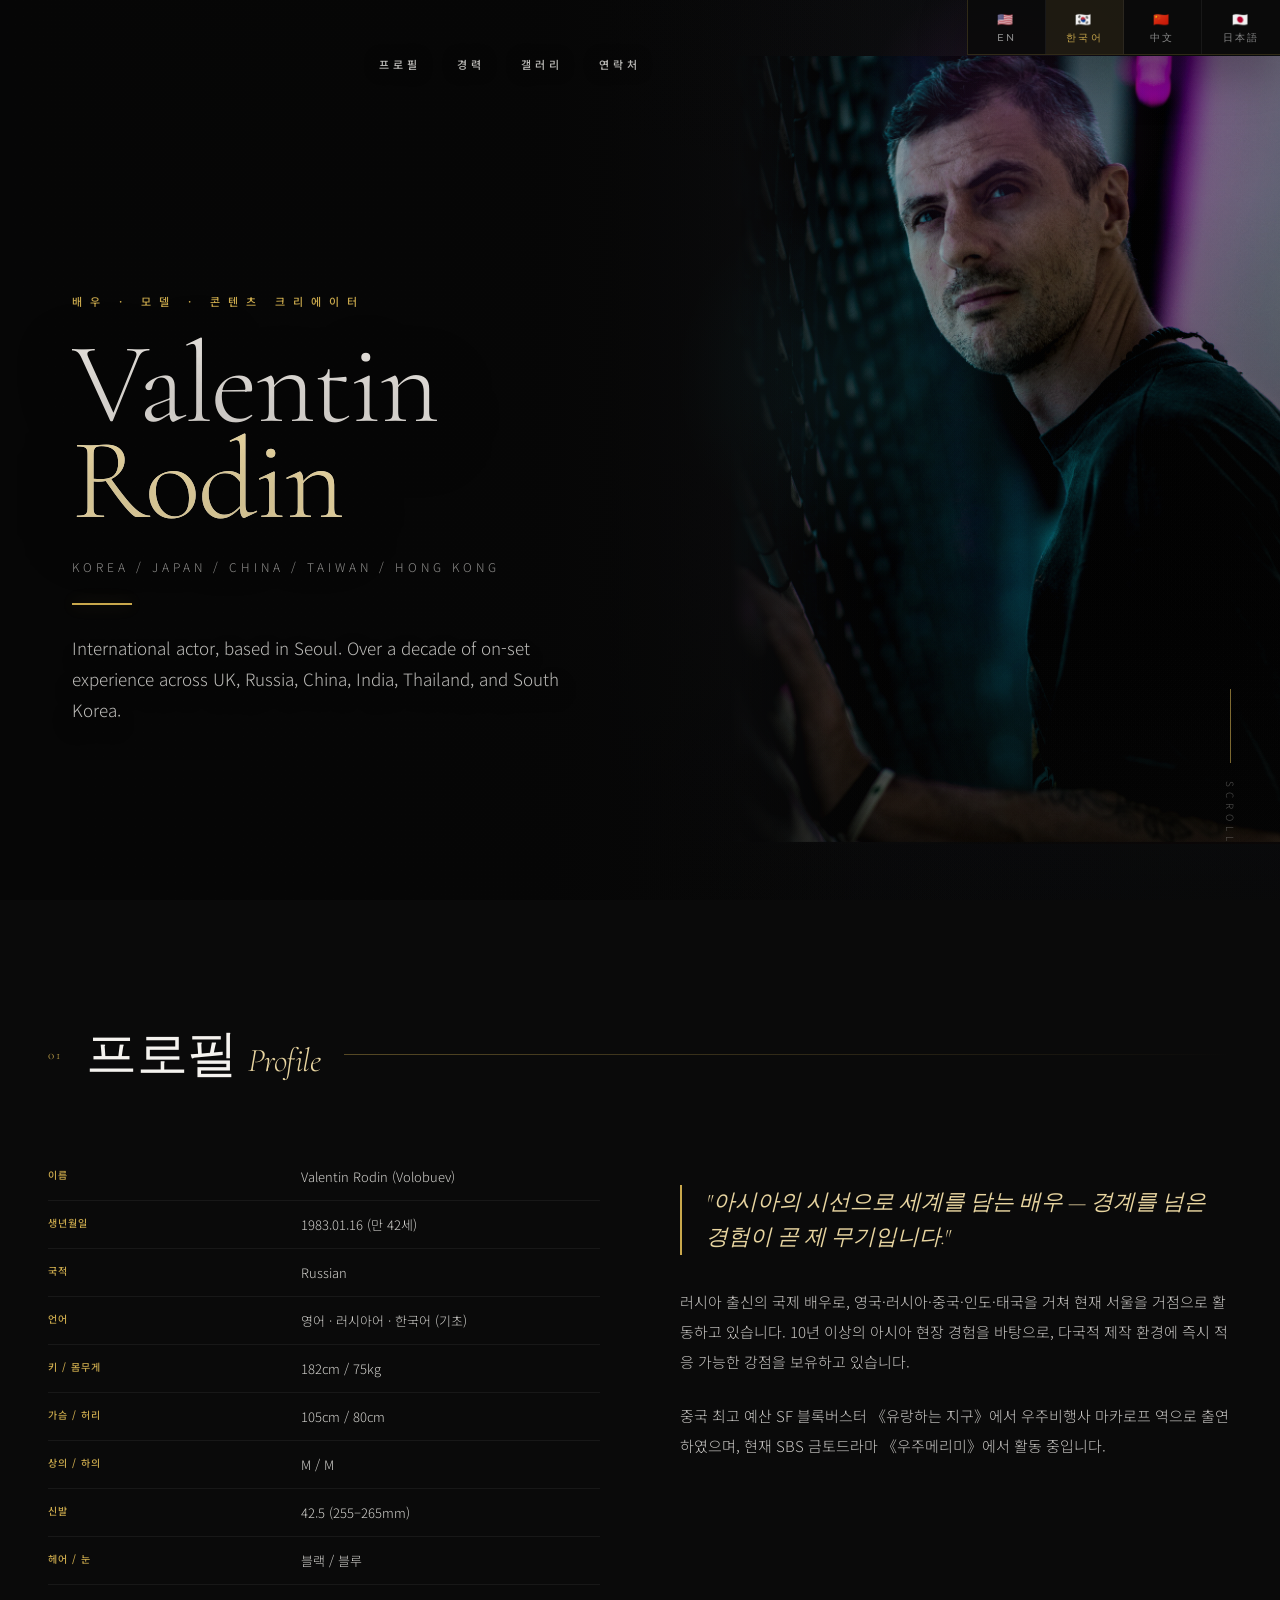
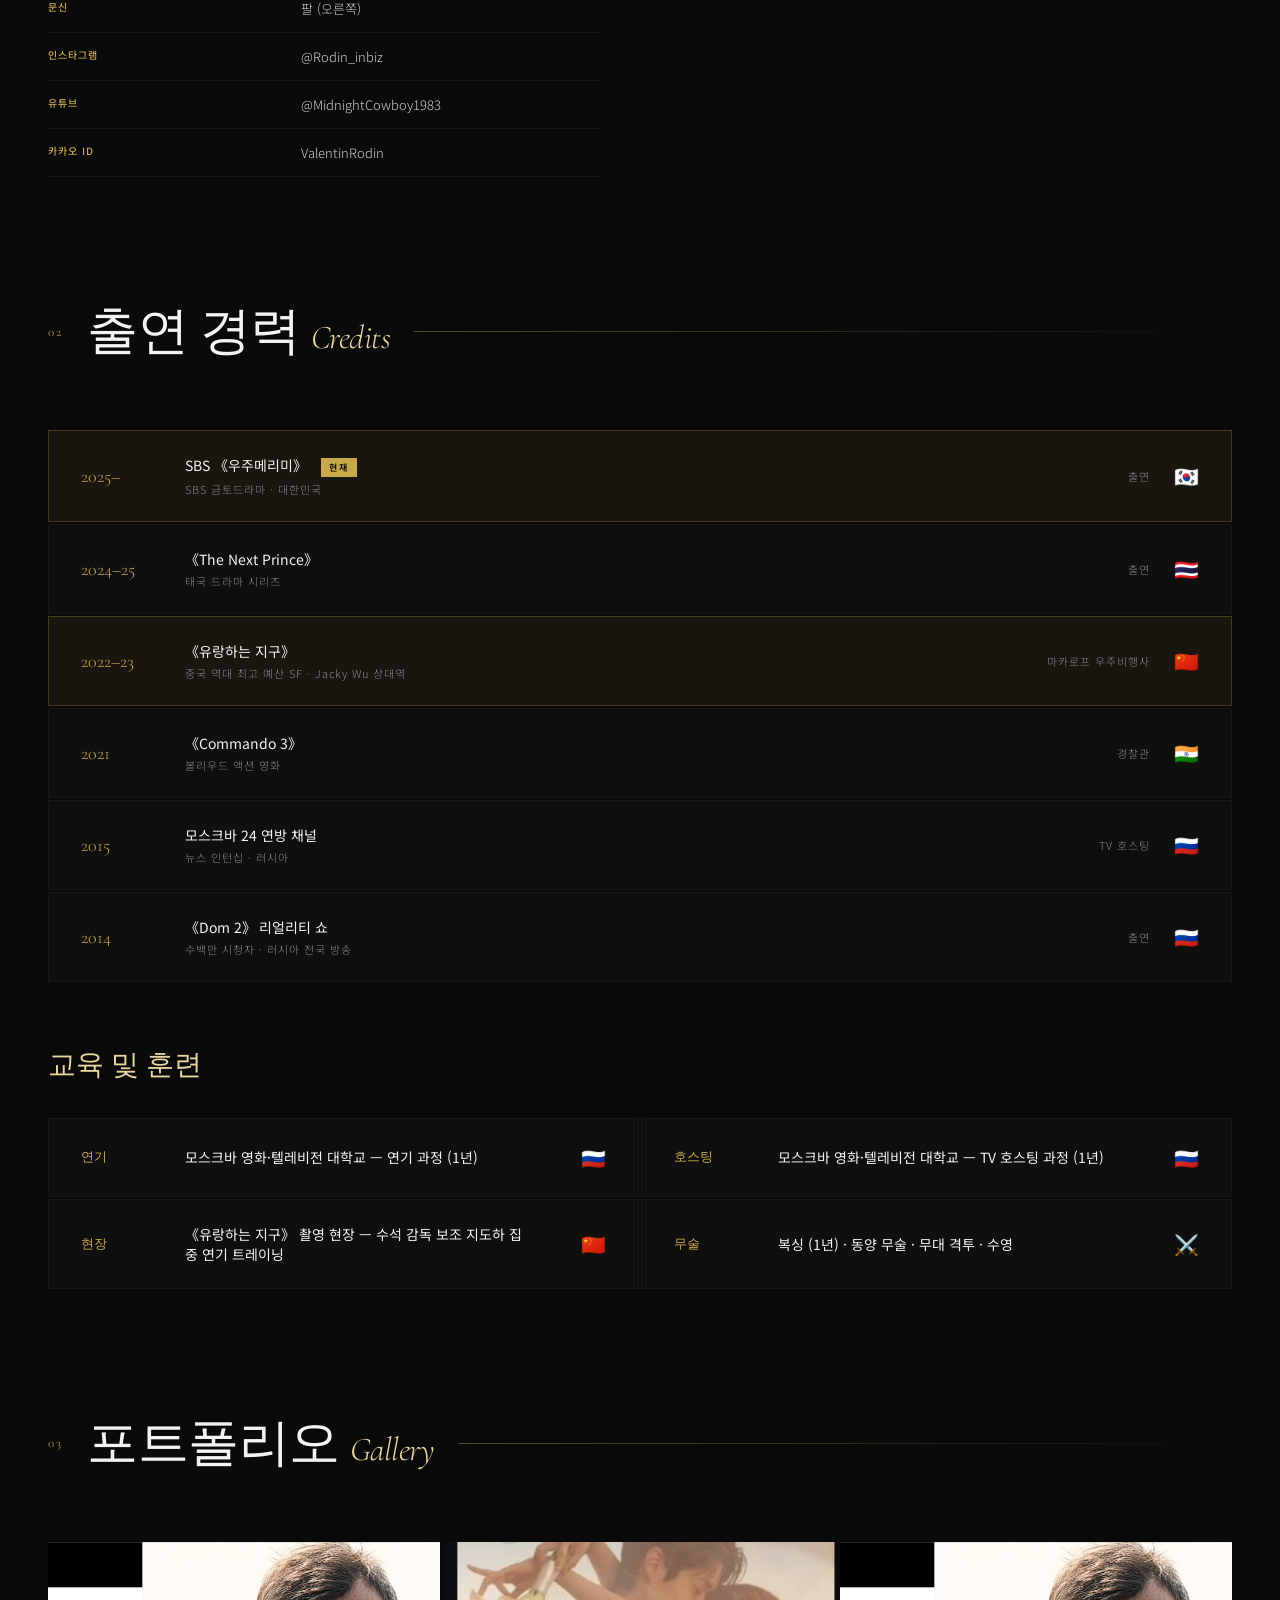
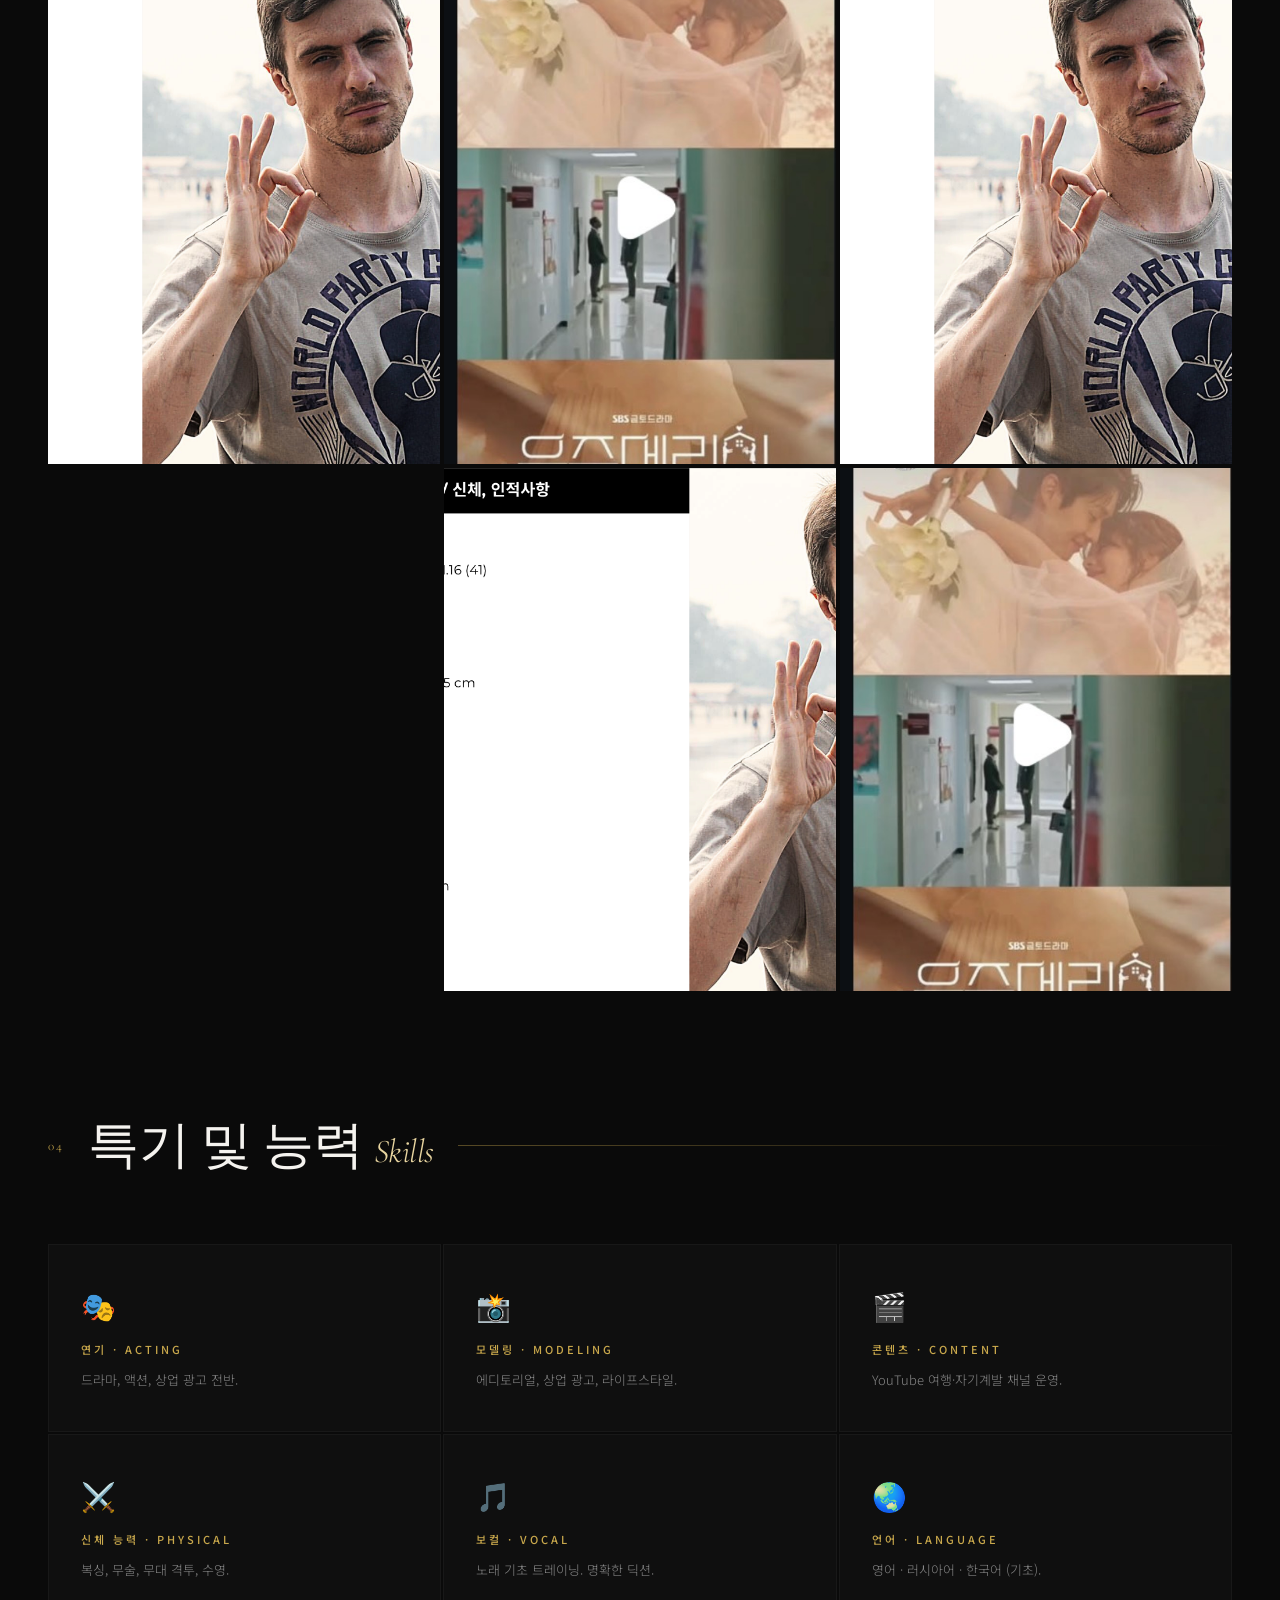
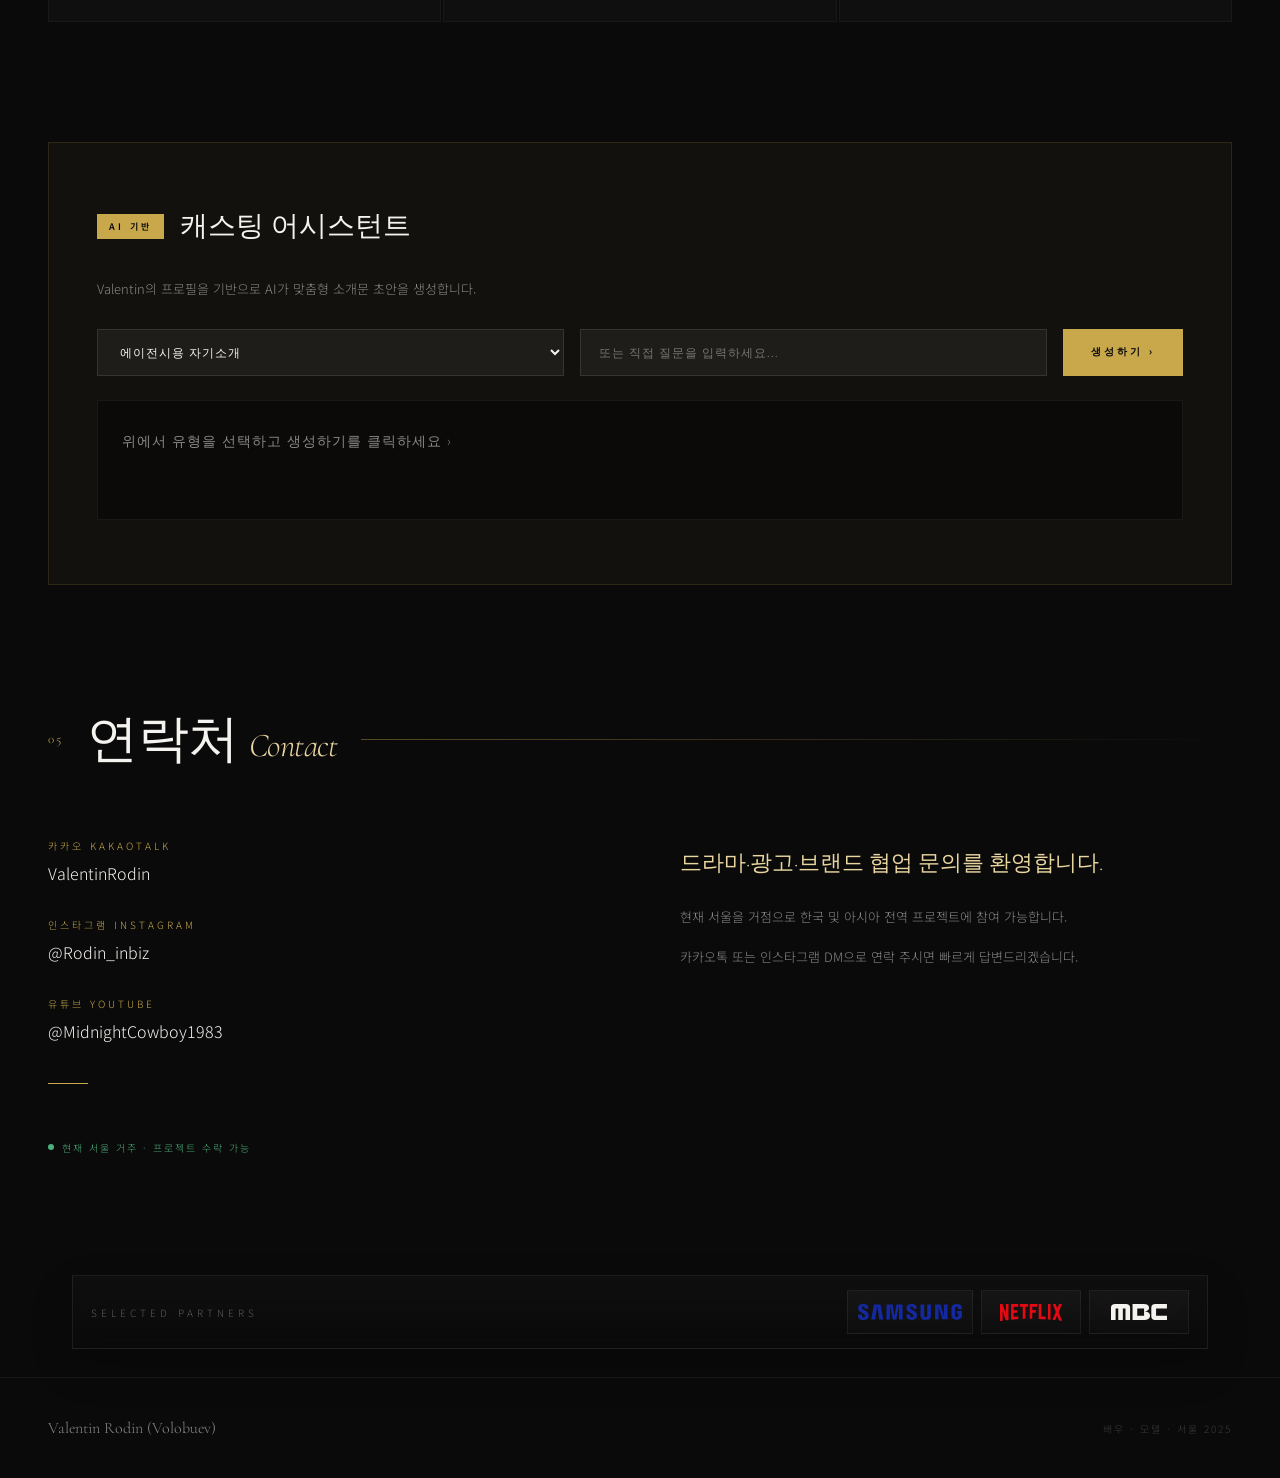
<file: index.html>
<!DOCTYPE html>
<html lang="ko">
<head>
  <meta charset="UTF-8">
  <meta name="viewport" content="width=device-width, initial-scale=1.0">
  <title>VALENTIN RODIN — Actor · Model · Content Creator</title>
  <link rel="preconnect" href="https://fonts.googleapis.com">
  <link rel="preconnect" href="https://fonts.gstatic.com" crossorigin>
  <link href="https://fonts.googleapis.com/css2?family=Cormorant+Garamond:ital,wght@0,300;0,400;0,600;1,300;1,400&family=Montserrat:wght@200;300;400;500;600&family=Noto+Sans+JP:wght@300;400&family=Noto+Sans+SC:wght@300;400&family=Noto+Sans+KR:wght@300;400&display=swap" rel="stylesheet">
  <style>
    :root {
      --black: #0a0a0a;
      --white: #f5f3ef;
      --cream: #ede9e0;
      --gold: #c9a84c;
      --gold-light: #e8d5a0;
      --grey: #888;
      --grey-light: #ccc;
      --section-gap: 120px;
      --page-pad-desktop: 72px;
      --page-pad-mobile: 24px;
    }

    * {
      margin: 0;
      padding: 0;
      box-sizing: border-box;
    }

    html {
      scroll-behavior: smooth;
    }

    body {
      background: var(--black);
      color: var(--white);
      font-family: "Montserrat", sans-serif;
      font-weight: 300;
      overflow-x: hidden;
    }

    body[data-lang="ja"] {
      font-family: "Noto Sans JP", "Montserrat", sans-serif;
    }

    body[data-lang="zh"] {
      font-family: "Noto Sans SC", "Montserrat", sans-serif;
    }

    body[data-lang="ko"] {
      font-family: "Noto Sans KR", "Montserrat", sans-serif;
    }

    .lang-switcher {
      position: fixed;
      top: 0;
      right: 0;
      z-index: 220;
      display: flex;
      align-items: stretch;
      background: rgba(10, 10, 10, 0.9);
      border-bottom: 1px solid rgba(201, 168, 76, 0.2);
      border-left: 1px solid rgba(201, 168, 76, 0.2);
      box-shadow: 0 18px 50px rgba(0, 0, 0, 0.3);
    }

    .lang-btn {
      padding: 12px 16px 11px;
      font-size: 10px;
      font-weight: 500;
      letter-spacing: 2.2px;
      color: var(--grey);
      background: transparent;
      border: none;
      cursor: pointer;
      transition: all 0.2s;
      border-right: 1px solid rgba(255, 255, 255, 0.06);
      font-family: "Montserrat", sans-serif;
      min-width: 78px;
      text-align: center;
      line-height: 1.15;
    }

    .lang-btn:last-child {
      border-right: none;
    }

    .lang-btn .flag {
      display: block;
      font-size: 13px;
      margin-bottom: 5px;
      opacity: 0.95;
    }

    .lang-btn .label {
      display: block;
    }

    .lang-btn:hover {
      color: var(--gold-light);
      background: rgba(201, 168, 76, 0.06);
    }

    .lang-btn.active {
      color: var(--gold);
      background: rgba(201, 168, 76, 0.1);
    }

    nav {
      position: fixed;
      top: 0;
      left: 0;
      right: 0;
      z-index: 100;
      display: flex;
      justify-content: center;
      align-items: flex-start;
      padding: 40px 332px 0 var(--page-pad-desktop);
      background: none;
      backdrop-filter: none;
      pointer-events: none;
    }

    .nav-links {
      display: flex;
      gap: 36px;
      list-style: none;
      margin-top: 10px;
      pointer-events: auto;
    }

    .nav-links a {
      font-size: 11px;
      font-weight: 500;
      letter-spacing: 4px;
      text-transform: uppercase;
      color: rgba(245, 243, 239, 0.76);
      text-decoration: none;
      transition: color 0.3s;
      text-shadow: 0 0 16px rgba(0, 0, 0, 0.6);
    }

    .nav-links a:hover {
      color: var(--gold);
    }

    .hero {
      height: 100vh;
      min-height: 860px;
      position: relative;
      display: block;
      overflow: hidden;
      background: #060606;
    }

    .hero::after {
      content: "";
      position: absolute;
      inset: 0;
      z-index: 1;
      pointer-events: none;
      background:
        linear-gradient(90deg, rgba(6, 6, 6, 0) 48%, rgba(6, 6, 6, 0.04) 58%, rgba(6, 6, 6, 0.14) 72%, rgba(6, 6, 6, 0.32) 100%),
        linear-gradient(180deg, rgba(6, 6, 6, 0.18) 0%, rgba(6, 6, 6, 0.02) 22%, rgba(6, 6, 6, 0.02) 76%, rgba(6, 6, 6, 0.22) 100%),
        radial-gradient(circle at 100% 50%, rgba(6, 6, 6, 0.18), transparent 34%);
    }

    .hero-bg {
      position: absolute;
      inset: 0;
      background:
        radial-gradient(circle at 0% 0%, rgba(201, 168, 76, 0.14), transparent 28%),
        linear-gradient(90deg, #070707 0%, #080808 43%, #0f1013 68%, #101216 100%);
    }

    .hero-img {
      position: absolute;
      right: 0;
      top: 56px;
      height: calc(100% - 112px);
      width: min(43vw, 700px);
      object-fit: cover;
      object-position: 50% center;
      filter: brightness(0.92) contrast(1.06) saturate(0.95);
      -webkit-mask-image: linear-gradient(to right, transparent 0%, rgba(0, 0, 0, 0.4) 10%, rgba(0, 0, 0, 0.82) 18%, #000 30%, #000 100%);
      mask-image: linear-gradient(to right, transparent 0%, rgba(0, 0, 0, 0.4) 10%, rgba(0, 0, 0, 0.82) 18%, #000 30%, #000 100%);
      box-shadow: -72px 0 110px rgba(0, 0, 0, 0.46);
    }

    .hero-overlay {
      position: absolute;
      inset: 0;
      background:
        linear-gradient(90deg, rgba(6, 6, 6, 1) 0%, rgba(6, 6, 6, 0.98) 31%, rgba(6, 6, 6, 0.92) 42%, rgba(6, 6, 6, 0.42) 57%, rgba(6, 6, 6, 0.08) 74%, rgba(6, 6, 6, 0.01) 100%),
        linear-gradient(to top, rgba(6, 6, 6, 0.52) 0%, rgba(6, 6, 6, 0.1) 34%, transparent 60%),
        radial-gradient(circle at 79% 14%, rgba(224, 90, 255, 0.18), transparent 12%),
        radial-gradient(circle at 67% 42%, rgba(44, 199, 214, 0.12), transparent 18%);
    }

    .hero-content {
      position: absolute;
      left: var(--page-pad-desktop);
      bottom: 156px;
      z-index: 2;
      padding: 0;
      max-width: 640px;
    }

    .hero-tag {
      font-size: 11px;
      font-weight: 500;
      letter-spacing: 8px;
      text-transform: uppercase;
      color: var(--gold);
      margin-bottom: 28px;
      text-shadow: 0 0 28px rgba(201, 168, 76, 0.08);
      animation: fadeUp 1s 0.2s both;
    }

    .hero-name {
      font-family: "Cormorant Garamond", serif;
      font-size: clamp(88px, 9vw, 132px);
      font-weight: 300;
      line-height: 0.84;
      letter-spacing: -2px;
      color: rgba(245, 243, 239, 0.94);
      background-image: linear-gradient(
        112deg,
        rgba(238, 234, 229, 0.96) 0%,
        rgba(238, 234, 229, 0.96) 36%,
        rgba(248, 250, 253, 0.98) 43%,
        rgba(255, 255, 255, 1) 48%,
        rgba(255, 255, 255, 1) 50%,
        rgba(214, 224, 238, 0.99) 53%,
        rgba(255, 255, 255, 1) 58%,
        rgba(248, 250, 253, 0.98) 64%,
        rgba(238, 234, 229, 0.96) 72%,
        rgba(238, 234, 229, 0.96) 100%
      );
      background-size: 340% 100%;
      background-position: 118% center;
      -webkit-background-clip: text;
      background-clip: text;
      -webkit-text-fill-color: transparent;
      animation: fadeUp 1s 0.4s both, heroShine 12.5s cubic-bezier(0.45, 0.02, 0.2, 1) 1.4s infinite;
      text-shadow: 0 14px 60px rgba(0, 0, 0, 0.65);
    }

    .hero-name em {
      font-style: normal;
      color: var(--gold-light);
      background-image: linear-gradient(
        112deg,
        rgba(232, 213, 160, 0.98) 0%,
        rgba(232, 213, 160, 0.98) 36%,
        rgba(255, 249, 236, 0.99) 43%,
        rgba(255, 255, 255, 1) 48%,
        rgba(255, 255, 255, 1) 50%,
        rgba(247, 238, 208, 0.99) 54%,
        rgba(255, 249, 236, 0.99) 59%,
        rgba(232, 213, 160, 0.98) 70%,
        rgba(232, 213, 160, 0.98) 100%
      );
      background-size: 340% 100%;
      background-position: 118% center;
      -webkit-background-clip: text;
      background-clip: text;
      -webkit-text-fill-color: transparent;
      animation: heroShine 12.5s cubic-bezier(0.45, 0.02, 0.2, 1) 1.6s infinite;
    }

    .hero-subtitle {
      font-size: 12px;
      letter-spacing: 4px;
      text-transform: uppercase;
      color: rgba(245, 243, 239, 0.58);
      margin-top: 28px;
      margin-bottom: 28px;
      animation: fadeUp 1s 0.6s both;
    }

    .hero-line {
      width: 72px;
      height: 2px;
      background: var(--gold);
      margin-bottom: 28px;
      box-shadow: 0 0 16px rgba(201, 168, 76, 0.24);
      animation: expandWidth 1s 0.8s both;
    }

    .hero-bio-short {
      font-size: 17px;
      line-height: 1.82;
      color: rgba(245, 243, 239, 0.76);
      max-width: 520px;
      margin-bottom: 18px;
      text-shadow: 0 10px 34px rgba(0, 0, 0, 0.42);
      animation: fadeUp 1s 1s both;
    }

    .partner-strip {
      position: relative;
      z-index: 2;
      margin-top: 12px;
      width: calc(100vw - var(--page-pad-desktop) - 28px);
      max-width: none;
      padding: 14px 18px;
      border: 1px solid rgba(245, 243, 239, 0.08);
      background:
        linear-gradient(180deg, rgba(18, 18, 18, 0.64) 0%, rgba(10, 10, 10, 0.48) 100%);
      backdrop-filter: blur(18px) saturate(120%);
      box-shadow: 0 18px 42px rgba(0, 0, 0, 0.2);
    }

    .partner-strip--footer {
      margin: 0 var(--page-pad-desktop) 28px;
      width: auto;
      max-width: none;
    }

    .partner-strip-inner {
      display: flex;
      align-items: center;
      justify-content: space-between;
      gap: 18px;
      width: 100%;
    }

    .partner-strip-label {
      font-size: 10px;
      letter-spacing: 4px;
      text-transform: uppercase;
      color: rgba(245, 243, 239, 0.34);
      white-space: nowrap;
      flex: 0 0 170px;
    }

    .partner-logo-list {
      display: flex;
      align-items: center;
      justify-content: flex-end;
      flex-wrap: nowrap;
      gap: 8px;
      flex: 1;
      margin-left: auto;
    }

    .partner-logo-card {
      display: flex;
      align-items: center;
      justify-content: center;
      min-height: 44px;
      min-width: 100px;
      padding: 10px 10px;
      border: 1px solid rgba(245, 243, 239, 0.06);
      background: linear-gradient(180deg, rgba(255, 255, 255, 0.035) 0%, rgba(255, 255, 255, 0.015) 100%);
      backdrop-filter: blur(12px);
      transition: border-color 0.3s ease, transform 0.3s ease, background 0.3s ease;
    }

    .partner-logo-card:hover {
      border-color: rgba(201, 168, 76, 0.18);
      background: linear-gradient(180deg, rgba(255, 255, 255, 0.045) 0%, rgba(255, 255, 255, 0.02) 100%);
      transform: translateY(-1px);
    }

    .partner-logo {
      display: block;
      width: auto;
      height: 18px;
      max-width: 100%;
    }

    .partner-logo--samsung {
      height: 16px;
    }

    .partner-logo--netflix {
      height: 17px;
    }

    .partner-logo--mbc {
      height: 16px;
    }

    .hero-scroll {
      position: absolute;
      bottom: 54px;
      right: 42px;
      font-size: 10px;
      letter-spacing: 5px;
      text-transform: uppercase;
      color: rgba(245, 243, 239, 0.54);
      writing-mode: vertical-rl;
      display: flex;
      align-items: center;
      gap: 18px;
      animation: fadeIn 1s 1.5s both;
    }

    .hero-scroll::before {
      content: "";
      display: block;
      width: 1px;
      height: 74px;
      background: var(--gold);
      animation: scrollBar 2s 2s infinite;
    }

    .section {
      padding: var(--section-gap) 48px;
    }

    .section-header {
      display: flex;
      align-items: center;
      gap: 24px;
      margin-bottom: 64px;
    }

    .section-number {
      font-family: "Cormorant Garamond", serif;
      font-size: 13px;
      color: var(--gold);
      letter-spacing: 2px;
    }

    .section-title {
      font-family: "Cormorant Garamond", serif;
      font-size: clamp(32px, 4vw, 52px);
      font-weight: 300;
      letter-spacing: -0.5px;
    }

    .section-title em {
      font-style: italic;
      color: var(--gold-light);
      font-size: 0.65em;
      margin-left: 10px;
    }

    .section-line {
      flex: 1;
      height: 1px;
      background: linear-gradient(to right, rgba(201, 168, 76, 0.4), transparent);
    }

    .profile-grid,
    .contact-grid {
      display: grid;
      grid-template-columns: 1fr 1fr;
      gap: 80px;
      align-items: start;
    }

    .profile-data table {
      width: 100%;
      border-collapse: collapse;
    }

    .profile-data tr {
      border-bottom: 1px solid rgba(255, 255, 255, 0.06);
    }

    .profile-data td {
      padding: 14px 0;
      font-size: 13px;
      vertical-align: top;
    }

    .profile-data td:first-child {
      color: var(--gold);
      font-weight: 500;
      letter-spacing: 1px;
      min-width: 140px;
      font-size: 10px;
      text-transform: uppercase;
    }

    .profile-data td:last-child {
      color: rgba(245, 243, 239, 0.85);
    }

    .profile-bio p {
      font-size: 15px;
      line-height: 2;
      color: rgba(245, 243, 239, 0.8);
      margin-bottom: 24px;
    }

    .profile-bio .quote {
      font-family: "Cormorant Garamond", serif;
      font-size: 22px;
      font-style: italic;
      color: var(--gold-light);
      line-height: 1.6;
      border-left: 2px solid var(--gold);
      padding-left: 24px;
      margin: 32px 0;
    }

    .credits-list {
      display: flex;
      flex-direction: column;
      gap: 2px;
    }

    .credit-item {
      display: grid;
      grid-template-columns: 80px 1fr auto auto;
      gap: 24px;
      align-items: center;
      padding: 24px 32px;
      background: rgba(255, 255, 255, 0.02);
      border: 1px solid rgba(255, 255, 255, 0.04);
      transition: all 0.3s;
      cursor: default;
    }

    .credit-item:hover {
      background: rgba(201, 168, 76, 0.05);
      border-color: rgba(201, 168, 76, 0.2);
      transform: translateX(4px);
    }

    .credit-year {
      font-family: "Cormorant Garamond", serif;
      font-size: 18px;
      color: var(--gold);
      font-weight: 300;
    }

    .credit-title {
      font-size: 14px;
      font-weight: 400;
    }

    .credit-title small {
      display: block;
      font-size: 11px;
      color: var(--grey);
      font-weight: 300;
      margin-top: 4px;
      letter-spacing: 1px;
    }

    .credit-role {
      font-size: 11px;
      color: var(--grey);
      text-align: right;
      letter-spacing: 1px;
      text-transform: uppercase;
    }

    .credit-flag {
      font-size: 20px;
    }

    .credit-featured {
      background: rgba(201, 168, 76, 0.08);
      border-color: rgba(201, 168, 76, 0.25);
    }

    .credit-badge {
      display: inline-block;
      font-size: 9px;
      letter-spacing: 2px;
      text-transform: uppercase;
      background: var(--gold);
      color: var(--black);
      padding: 3px 8px;
      font-weight: 600;
      margin-left: 10px;
      vertical-align: middle;
    }

    .gallery-grid {
      display: grid;
      grid-template-columns: repeat(3, 1fr);
      gap: 4px;
    }

    .gallery-item {
      overflow: hidden;
      position: relative;
      aspect-ratio: 3 / 4;
      background: #111;
    }

    .gallery-item.tall {
      grid-row: span 2;
    }

    .gallery-item img {
      width: 100%;
      height: 100%;
      object-fit: cover;
      object-position: center top;
      transition: transform 0.6s ease, filter 0.4s;
      filter: grayscale(15%);
    }

    .gallery-item.hero-crop img {
      object-position: 78% 15%;
    }

    .gallery-item.still img {
      object-position: center center;
    }

    .gallery-item:hover img {
      transform: scale(1.05);
      filter: grayscale(0%);
    }

    .gallery-caption {
      position: absolute;
      bottom: 0;
      left: 0;
      right: 0;
      padding: 20px 16px 16px;
      background: linear-gradient(to top, rgba(0, 0, 0, 0.8), transparent);
      font-size: 9px;
      letter-spacing: 3px;
      text-transform: uppercase;
      color: rgba(255, 255, 255, 0.6);
      opacity: 0;
      transition: opacity 0.3s;
    }

    .gallery-item:hover .gallery-caption {
      opacity: 1;
    }

    .skills-grid {
      display: grid;
      grid-template-columns: repeat(3, 1fr);
      gap: 2px;
    }

    .skill-block {
      padding: 40px 32px;
      background: rgba(255, 255, 255, 0.02);
      border: 1px solid rgba(255, 255, 255, 0.04);
      transition: all 0.3s;
    }

    .skill-block:hover {
      background: rgba(201, 168, 76, 0.05);
      border-color: rgba(201, 168, 76, 0.15);
    }

    .skill-icon {
      font-size: 28px;
      margin-bottom: 16px;
    }

    .skill-name {
      font-size: 11px;
      letter-spacing: 3px;
      text-transform: uppercase;
      color: var(--gold);
      margin-bottom: 12px;
      font-weight: 500;
    }

    .skill-desc {
      font-size: 13px;
      color: var(--grey);
      line-height: 1.7;
    }

    .ai-section {
      background: rgba(201, 168, 76, 0.04);
      border: 1px solid rgba(201, 168, 76, 0.15);
      padding: 64px 48px;
      margin: 0 48px;
    }

    .ai-header {
      display: flex;
      align-items: center;
      gap: 16px;
      margin-bottom: 32px;
    }

    .ai-badge {
      background: var(--gold);
      color: var(--black);
      font-size: 9px;
      font-weight: 600;
      letter-spacing: 3px;
      text-transform: uppercase;
      padding: 6px 12px;
    }

    .ai-title {
      font-family: "Cormorant Garamond", serif;
      font-size: 28px;
      font-weight: 300;
    }

    .ai-inputs {
      display: grid;
      grid-template-columns: 1fr 1fr auto;
      gap: 16px;
      margin-bottom: 24px;
    }

    .ai-select,
    .ai-input {
      background: rgba(255, 255, 255, 0.05);
      border: 1px solid rgba(255, 255, 255, 0.1);
      color: var(--white);
      padding: 14px 18px;
      font-family: "Montserrat", sans-serif;
      font-size: 12px;
      letter-spacing: 1px;
      outline: none;
      transition: border-color 0.3s;
    }

    .ai-select:focus,
    .ai-input:focus {
      border-color: rgba(201, 168, 76, 0.5);
    }

    .ai-select option {
      background: #1a1a1a;
    }

    .ai-btn {
      background: var(--gold);
      color: var(--black);
      border: none;
      padding: 14px 28px;
      font-family: "Montserrat", sans-serif;
      font-size: 10px;
      font-weight: 600;
      letter-spacing: 3px;
      text-transform: uppercase;
      cursor: pointer;
      transition: all 0.2s;
      white-space: nowrap;
    }

    .ai-btn:hover {
      background: var(--gold-light);
    }

    .ai-output {
      min-height: 120px;
      padding: 24px;
      background: rgba(0, 0, 0, 0.4);
      border: 1px solid rgba(255, 255, 255, 0.06);
      font-family: "Cormorant Garamond", serif;
      font-size: 17px;
      line-height: 1.9;
      color: rgba(245, 243, 239, 0.85);
      white-space: pre-wrap;
    }

    .contact-label {
      font-size: 10px;
      letter-spacing: 3px;
      text-transform: uppercase;
      color: var(--gold);
      margin-bottom: 8px;
    }

    .contact-value {
      font-size: 16px;
      color: var(--white);
      margin-bottom: 32px;
    }

    .contact-divider {
      width: 40px;
      height: 1px;
      background: var(--gold);
      margin: 40px 0;
    }

    .contact-availability {
      display: inline-flex;
      align-items: center;
      gap: 8px;
      font-size: 10px;
      letter-spacing: 2px;
      text-transform: uppercase;
      color: #4caf7d;
      margin-top: 16px;
    }

    .availability-dot {
      width: 6px;
      height: 6px;
      border-radius: 50%;
      background: #4caf7d;
      animation: pulse 2s infinite;
    }

    footer {
      border-top: 1px solid rgba(255, 255, 255, 0.06);
      padding: 40px 48px;
      display: flex;
      justify-content: space-between;
      align-items: center;
    }

    .footer-name {
      font-family: "Cormorant Garamond", serif;
      font-size: 16px;
      color: var(--grey);
    }

    .footer-copy {
      font-size: 10px;
      color: rgba(255, 255, 255, 0.2);
      letter-spacing: 2px;
      text-transform: uppercase;
    }

    .training-grid {
      display: grid;
      grid-template-columns: repeat(2, 1fr);
      gap: 2px;
      margin-top: 64px;
    }

    .training-title {
      font-family: "Cormorant Garamond", serif;
      font-size: 28px;
      font-weight: 300;
      margin-bottom: 32px;
      color: var(--gold-light);
    }

    @keyframes fadeUp {
      from {
        opacity: 0;
        transform: translateY(30px);
      }
      to {
        opacity: 1;
        transform: translateY(0);
      }
    }

    @keyframes fadeIn {
      from {
        opacity: 0;
      }
      to {
        opacity: 1;
      }
    }

    @keyframes expandWidth {
      from {
        width: 0;
      }
      to {
        width: 60px;
      }
    }

    @keyframes scrollBar {
      0%, 100% {
        opacity: 1;
        transform: scaleY(1);
      }
      50% {
        opacity: 0.3;
        transform: scaleY(0.5);
      }
    }

    @keyframes pulse {
      0%, 100% {
        opacity: 1;
      }
      50% {
        opacity: 0.3;
      }
    }

    @keyframes heroShine {
      0% {
        background-position: 118% center;
      }
      44% {
        background-position: 118% center;
      }
      82% {
        background-position: -16% center;
      }
      100% {
        background-position: -16% center;
      }
    }

    .fade-in {
      opacity: 0;
      transform: translateY(40px);
      transition: opacity 0.8s ease, transform 0.8s ease;
    }

    .fade-in.visible {
      opacity: 1;
      transform: translateY(0);
    }

    @media (max-width: 1200px) {
      nav {
        padding: 34px 292px 0 56px;
      }

      .nav-links {
        gap: 28px;
      }

      .hero {
        min-height: 820px;
      }

      .hero-img {
        top: 44px;
        height: calc(100% - 88px);
        width: min(46vw, 600px);
        object-position: 52% center;
        filter: brightness(0.88) contrast(1.05) saturate(0.95);
        -webkit-mask-image: linear-gradient(to right, transparent 0%, rgba(0, 0, 0, 0.36) 11%, rgba(0, 0, 0, 0.8) 19%, #000 32%, #000 100%);
        mask-image: linear-gradient(to right, transparent 0%, rgba(0, 0, 0, 0.36) 11%, rgba(0, 0, 0, 0.8) 19%, #000 32%, #000 100%);
      }

      .hero-content {
        left: 56px;
        bottom: 138px;
        max-width: 580px;
      }

      .hero-tag {
        letter-spacing: 6px;
      }

      .hero-name {
        font-size: clamp(78px, 8vw, 116px);
      }

      .hero-bio-short {
        font-size: 16px;
      }

      .partner-strip {
        width: calc(100vw - 84px);
      }

      .partner-strip--footer {
        margin: 0 56px 24px;
        width: auto;
      }
    }

    @media (max-width: 900px) {
      nav {
        padding: 28px var(--page-pad-mobile) 0;
      }

      .nav-links {
        display: none;
      }

      .section {
        padding: 80px 24px;
      }

      .hero {
        min-height: 760px;
      }

      .hero-img {
        width: calc(100% - 40px);
        right: -12px;
        top: 30px;
        height: calc(100% - 122px);
        object-position: 58% 22%;
        filter: brightness(0.76) contrast(1.04) saturate(0.96);
        -webkit-mask-image: linear-gradient(to right, transparent 0%, rgba(0, 0, 0, 0.34) 12%, rgba(0, 0, 0, 0.82) 22%, #000 36%, #000 100%);
        mask-image: linear-gradient(to right, transparent 0%, rgba(0, 0, 0, 0.34) 12%, rgba(0, 0, 0, 0.82) 22%, #000 36%, #000 100%);
        box-shadow: -26px 0 56px rgba(0, 0, 0, 0.26);
      }

      .hero-overlay {
        background:
          linear-gradient(180deg, rgba(6, 6, 6, 0.2) 0%, rgba(6, 6, 6, 0.24) 18%, rgba(6, 6, 6, 0.58) 58%, rgba(6, 6, 6, 0.82) 100%),
          linear-gradient(90deg, rgba(6, 6, 6, 0.74) 0%, rgba(6, 6, 6, 0.18) 54%, rgba(6, 6, 6, 0.05) 100%);
      }

      .hero::after {
        background:
          linear-gradient(180deg, rgba(6, 6, 6, 0.14) 0%, rgba(6, 6, 6, 0.04) 18%, rgba(6, 6, 6, 0.08) 74%, rgba(6, 6, 6, 0.22) 100%),
          linear-gradient(90deg, rgba(6, 6, 6, 0.34) 0%, rgba(6, 6, 6, 0.08) 18%, rgba(6, 6, 6, 0) 44%, rgba(6, 6, 6, 0.08) 82%, rgba(6, 6, 6, 0.26) 100%);
      }

      .hero-content {
        left: var(--page-pad-mobile);
        right: var(--page-pad-mobile);
        bottom: 116px;
        max-width: none;
      }

      .hero-tag {
        font-size: 10px;
        letter-spacing: 4px;
        margin-bottom: 18px;
      }

      .hero-name {
        font-size: clamp(68px, 22vw, 96px);
      }

      .hero-subtitle {
        font-size: 10px;
        letter-spacing: 2.6px;
        line-height: 1.6;
        margin-top: 22px;
        margin-bottom: 20px;
      }

      .hero-bio-short {
        font-size: 15px;
        line-height: 1.72;
        max-width: 100%;
        margin-bottom: 22px;
      }

      .hero-line {
        margin-bottom: 22px;
      }

      .partner-strip-label {
        font-size: 9px;
        letter-spacing: 3px;
        flex: 0 0 auto;
      }

      .partner-logo-list {
        gap: 8px;
      }

      .partner-logo-card {
        min-height: 42px;
        min-width: 100px;
        padding: 9px 10px;
      }

      .partner-logo {
        height: 16px;
      }

      .partner-logo--samsung {
        height: 14px;
      }

      .partner-logo--mbc {
        height: 14px;
      }

      .hero-scroll {
        display: none;
      }

      .profile-grid,
      .contact-grid {
        grid-template-columns: 1fr;
        gap: 48px;
      }

      .credit-item {
        grid-template-columns: 60px 1fr;
      }

      .credit-role,
      .credit-flag {
        display: none;
      }

      .gallery-grid {
        grid-template-columns: repeat(2, 1fr);
      }

      .gallery-item.tall {
        grid-row: span 1;
      }

      .skills-grid,
      .ai-inputs,
      .training-grid {
        grid-template-columns: 1fr;
      }

      .ai-section {
        margin: 0 24px;
        padding: 40px 24px;
      }

      .lang-switcher {
        top: auto;
        bottom: 0;
        right: 0;
        left: 0;
        border-left: none;
        border-top: 1px solid rgba(201, 168, 76, 0.2);
        border-bottom: none;
        justify-content: center;
      }

      .lang-btn {
        min-width: 0;
        padding: 10px 12px 9px;
      }

      .lang-btn .flag {
        font-size: 12px;
        margin-bottom: 4px;
      }
    }

    @media (max-width: 640px) {
      .hero {
        min-height: 700px;
      }

      .hero-img {
        width: calc(100% - 28px);
        right: -10px;
        top: 22px;
        height: calc(100% - 106px);
        object-position: 56% 20%;
        filter: brightness(0.78) contrast(1.03) saturate(0.96);
        -webkit-mask-image: linear-gradient(to right, transparent 0%, rgba(0, 0, 0, 0.32) 12%, rgba(0, 0, 0, 0.82) 24%, #000 38%, #000 100%);
        mask-image: linear-gradient(to right, transparent 0%, rgba(0, 0, 0, 0.32) 12%, rgba(0, 0, 0, 0.82) 24%, #000 38%, #000 100%);
      }

      .hero-content {
        bottom: 92px;
      }

      .hero-tag {
        font-size: 9px;
        letter-spacing: 3px;
        max-width: 310px;
      }

      .hero-name {
        font-size: clamp(58px, 20vw, 82px);
        line-height: 0.9;
      }

      .hero-subtitle {
        font-size: 9px;
        letter-spacing: 1.8px;
      }

      .hero-bio-short {
        font-size: 14px;
      }

      .hero::after {
        background:
          linear-gradient(180deg, rgba(6, 6, 6, 0.12) 0%, rgba(6, 6, 6, 0.04) 16%, rgba(6, 6, 6, 0.08) 76%, rgba(6, 6, 6, 0.2) 100%),
          linear-gradient(90deg, rgba(6, 6, 6, 0.3) 0%, rgba(6, 6, 6, 0.08) 18%, rgba(6, 6, 6, 0) 42%, rgba(6, 6, 6, 0.08) 84%, rgba(6, 6, 6, 0.22) 100%);
      }

      .partner-strip-inner {
        align-items: flex-start;
        flex-direction: column;
        gap: 12px;
      }

      .partner-strip {
        width: 100%;
      }

      .partner-strip--footer {
        margin: 0 var(--page-pad-mobile) 22px;
      }

      .partner-logo-list {
        justify-content: flex-start;
        width: 100%;
      }

      .partner-logo-list {
        gap: 8px;
      }

      .partner-logo-card {
        flex: 1 1 92px;
        min-width: 0;
        min-height: 44px;
        padding: 10px 10px;
      }

      .partner-logo {
        height: 14px;
      }

      .partner-logo--samsung {
        height: 12px;
      }

      .partner-logo--mbc {
        height: 12px;
      }
    }
  </style>
</head>
<body data-lang="ko">
  <div class="lang-switcher">
    <button class="lang-btn" onclick="setLang('en')" data-lang-btn="en"><span class="flag">🇺🇸</span><span class="label">EN</span></button>
    <button class="lang-btn active" onclick="setLang('ko')" data-lang-btn="ko"><span class="flag">🇰🇷</span><span class="label">한국어</span></button>
    <button class="lang-btn" onclick="setLang('zh')" data-lang-btn="zh"><span class="flag">🇨🇳</span><span class="label">中文</span></button>
    <button class="lang-btn" onclick="setLang('ja')" data-lang-btn="ja"><span class="flag">🇯🇵</span><span class="label">日本語</span></button>
  </div>

  <nav>
    <ul class="nav-links">
      <li><a href="#profile" data-t="nav_profile">프로필</a></li>
      <li><a href="#credits" data-t="nav_credits">경력</a></li>
      <li><a href="#gallery" data-t="nav_gallery">갤러리</a></li>
      <li><a href="#contact" data-t="nav_contact">연락처</a></li>
    </ul>
  </nav>

  <section class="hero">
    <div class="hero-bg"></div>
    <img class="hero-img" src="./assets/hero_portrait_clean.png" alt="Valentin Rodin">
    <div class="hero-overlay"></div>
    <div class="hero-content">
      <p class="hero-tag" data-t="hero_tag">배우 · 모델 · 콘텐츠 크리에이터</p>
      <h1 class="hero-name">Valentin<br><em>Rodin</em></h1>
      <p class="hero-subtitle" data-t="hero_subtitle">Korea / Japan / China / Taiwan / Hong Kong</p>
      <div class="hero-line"></div>
      <p class="hero-bio-short" data-t="hero_bio">International actor, based in Seoul. Over a decade of on-set experience across UK, Russia, China, India, Thailand, and South Korea.</p>
    </div>
    <div class="hero-scroll" data-t="scroll">Scroll</div>
  </section>

  <section class="section" id="profile">
    <div class="section-header fade-in">
      <span class="section-number">01</span>
      <h2 class="section-title"><span data-t="s01_title">프로필</span><em data-t="s01_em">Profile</em></h2>
      <div class="section-line"></div>
    </div>
    <div class="profile-grid">
      <div class="profile-data fade-in">
        <table>
          <tr><td data-t="table_name">이름</td><td>Valentin Rodin (Volobuev)</td></tr>
          <tr><td data-t="table_dob">생년월일</td><td data-t="dob_val">1983.01.16 (만 42세)</td></tr>
          <tr><td data-t="table_nat">국적</td><td>Russian</td></tr>
          <tr><td data-t="table_lang">언어</td><td data-t="lang_val">영어 · 러시아어 · 한국어 (기초)</td></tr>
          <tr><td data-t="table_hw">키 / 몸무게</td><td data-t="hw_val">182cm / 75kg</td></tr>
          <tr><td data-t="table_bust">가슴 / 허리</td><td data-t="bust_val">105cm / 80cm</td></tr>
          <tr><td data-t="table_size">상의 / 하의</td><td data-t="size_val">M / M</td></tr>
          <tr><td data-t="table_shoes">신발</td><td>42.5 (255–265mm)</td></tr>
          <tr><td data-t="table_hair">헤어 / 눈</td><td data-t="hair_val">블랙 / 블루</td></tr>
          <tr><td data-t="table_tattoo">문신</td><td data-t="tattoo_val">팔 (오른쪽)</td></tr>
          <tr><td data-t="table_ig">인스타그램</td><td>@Rodin_inbiz</td></tr>
          <tr><td data-t="table_yt">유튜브</td><td>@MidnightCowboy1983</td></tr>
          <tr><td data-t="table_kk">카카오 ID</td><td>ValentinRodin</td></tr>
        </table>
      </div>
      <div class="profile-bio fade-in">
        <div class="quote" data-t="quote">"아시아의 시선으로 세계를 담는 배우 — 경계를 넘은 경험이 곧 제 무기입니다."</div>
        <p data-t="bio1">러시아 출신의 국제 배우로, 영국·러시아·중국·인도·태국을 거쳐 현재 서울을 거점으로 활동하고 있습니다. 10년 이상의 아시아 현장 경험을 바탕으로, 다국적 제작 환경에 즉시 적응 가능한 강점을 보유하고 있습니다.</p>
        <p data-t="bio2">중국 최고 예산 SF 블록버스터 《유랑하는 지구》에서 우주비행사 마카로프 역으로 출연하였으며, 현재 SBS 금토드라마 《우주메리미》에서 활동 중입니다.</p>
      </div>
    </div>
  </section>

  <section class="section" id="credits" style="padding-top:0">
    <div class="section-header fade-in">
      <span class="section-number">02</span>
      <h2 class="section-title"><span data-t="s02_title">출연 경력</span><em data-t="s02_em">Credits</em></h2>
      <div class="section-line"></div>
    </div>
    <div class="credits-list fade-in">
      <div class="credit-item credit-featured">
        <span class="credit-year">2025–</span>
        <div class="credit-title">
          <span data-t="cr1_title">SBS 《우주메리미》</span>
          <span class="credit-badge" data-t="badge_now">현재</span>
          <small data-t="cr1_sub">SBS 금토드라마 · 대한민국</small>
        </div>
        <span class="credit-role" data-t="cr1_role">출연</span>
        <span class="credit-flag">🇰🇷</span>
      </div>
      <div class="credit-item">
        <span class="credit-year">2024–25</span>
        <div class="credit-title">
          <span data-t="cr2_title">《The Next Prince》</span>
          <small data-t="cr2_sub">태국 드라마 시리즈</small>
        </div>
        <span class="credit-role" data-t="cr2_role">출연</span>
        <span class="credit-flag">🇹🇭</span>
      </div>
      <div class="credit-item credit-featured">
        <span class="credit-year">2022–23</span>
        <div class="credit-title">
          <span data-t="cr3_title">《유랑하는 지구》</span>
          <small data-t="cr3_sub">중국 역대 최고 예산 SF · Jacky Wu 상대역</small>
        </div>
        <span class="credit-role" data-t="cr3_role">마카로프 우주비행사</span>
        <span class="credit-flag">🇨🇳</span>
      </div>
      <div class="credit-item">
        <span class="credit-year">2021</span>
        <div class="credit-title">
          <span data-t="cr4_title">《Commando 3》</span>
          <small data-t="cr4_sub">볼리우드 액션 영화</small>
        </div>
        <span class="credit-role" data-t="cr4_role">경찰관</span>
        <span class="credit-flag">🇮🇳</span>
      </div>
      <div class="credit-item">
        <span class="credit-year">2015</span>
        <div class="credit-title">
          <span data-t="cr5_title">모스크바 24 연방 채널</span>
          <small data-t="cr5_sub">뉴스 인턴십 · 러시아</small>
        </div>
        <span class="credit-role" data-t="cr5_role">TV 호스팅</span>
        <span class="credit-flag">🇷🇺</span>
      </div>
      <div class="credit-item">
        <span class="credit-year">2014</span>
        <div class="credit-title">
          <span data-t="cr6_title">《Dom 2》 리얼리티 쇼</span>
          <small data-t="cr6_sub">수백만 시청자 · 러시아 전국 방송</small>
        </div>
        <span class="credit-role" data-t="cr6_role">출연</span>
        <span class="credit-flag">🇷🇺</span>
      </div>
    </div>
    <div class="training-grid fade-in">
      <div><h3 class="training-title" data-t="training_title">교육 및 훈련</h3></div>
      <div></div>
      <div class="credit-item"><span class="credit-year" style="font-size:13px" data-t="tr1_cat">연기</span><div class="credit-title" data-t="tr1">모스크바 영화·텔레비전 대학교 — 연기 과정 (1년)</div><span></span><span class="credit-flag">🇷🇺</span></div>
      <div class="credit-item"><span class="credit-year" style="font-size:13px" data-t="tr2_cat">호스팅</span><div class="credit-title" data-t="tr2">모스크바 영화·텔레비전 대학교 — TV 호스팅 과정 (1년)</div><span></span><span class="credit-flag">🇷🇺</span></div>
      <div class="credit-item"><span class="credit-year" style="font-size:13px" data-t="tr3_cat">현장</span><div class="credit-title" data-t="tr3">《유랑하는 지구》 촬영 현장 — 수석 감독 보조 지도하 집중 연기 트레이닝</div><span></span><span class="credit-flag">🇨🇳</span></div>
      <div class="credit-item"><span class="credit-year" style="font-size:13px" data-t="tr4_cat">무술</span><div class="credit-title" data-t="tr4">복싱 (1년) · 동양 무술 · 무대 격투 · 수영</div><span></span><span class="credit-flag">⚔️</span></div>
    </div>
  </section>

  <section class="section" id="gallery" style="padding-top:0">
    <div class="section-header fade-in">
      <span class="section-number">03</span>
      <h2 class="section-title"><span data-t="s03_title">포트폴리오</span><em data-t="s03_em">Gallery</em></h2>
      <div class="section-line"></div>
    </div>
    <div class="gallery-grid fade-in">
      <div class="gallery-item tall hero-crop">
        <img src="./assets/portfolio_page1.png" alt="Editorial portrait">
        <div class="gallery-caption">Editorial</div>
      </div>
      <div class="gallery-item still">
        <img src="./assets/drama_still.jpg" alt="Drama still">
        <div class="gallery-caption">Acting</div>
      </div>
      <div class="gallery-item hero-crop">
        <img src="./assets/portfolio_page1.png" alt="Character portrait">
        <div class="gallery-caption">Character</div>
      </div>
      <div class="gallery-item">
        <img src="./assets/portfolio_page1.png" alt="Commercial portrait">
        <div class="gallery-caption">Commercial</div>
      </div>
      <div class="gallery-item still">
        <img src="./assets/drama_still.jpg" alt="SBS still">
        <div class="gallery-caption">SBS</div>
      </div>
    </div>
  </section>

  <section class="section" id="skills" style="padding-top:0">
    <div class="section-header fade-in">
      <span class="section-number">04</span>
      <h2 class="section-title"><span data-t="s04_title">특기 및 능력</span><em data-t="s04_em">Skills</em></h2>
      <div class="section-line"></div>
    </div>
    <div class="skills-grid fade-in">
      <div class="skill-block"><div class="skill-icon">🎭</div><div class="skill-name" data-t="sk1_name">연기 · Acting</div><div class="skill-desc" data-t="sk1_desc">드라마, 액션, 상업 광고 전반.</div></div>
      <div class="skill-block"><div class="skill-icon">📸</div><div class="skill-name" data-t="sk2_name">모델링 · Modeling</div><div class="skill-desc" data-t="sk2_desc">에디토리얼, 상업 광고, 라이프스타일.</div></div>
      <div class="skill-block"><div class="skill-icon">🎬</div><div class="skill-name" data-t="sk3_name">콘텐츠 · Content</div><div class="skill-desc" data-t="sk3_desc">YouTube 여행·자기계발 채널 운영.</div></div>
      <div class="skill-block"><div class="skill-icon">⚔️</div><div class="skill-name" data-t="sk4_name">신체 능력 · Physical</div><div class="skill-desc" data-t="sk4_desc">복싱, 무술, 무대 격투, 수영.</div></div>
      <div class="skill-block"><div class="skill-icon">🎵</div><div class="skill-name" data-t="sk5_name">보컬 · Vocal</div><div class="skill-desc" data-t="sk5_desc">노래 기초 트레이닝. 명확한 딕션.</div></div>
      <div class="skill-block"><div class="skill-icon">🌏</div><div class="skill-name" data-t="sk6_name">언어 · Language</div><div class="skill-desc" data-t="sk6_desc">영어 · 러시아어 · 한국어 (기초).</div></div>
    </div>
  </section>

  <div id="ai">
    <section class="ai-section fade-in">
      <div class="ai-header">
        <span class="ai-badge" data-t="ai_badge">AI 기반</span>
        <h3 class="ai-title" data-t="ai_title">캐스팅 어시스턴트</h3>
      </div>
      <p style="font-size:13px;color:var(--grey);margin-bottom:28px;line-height:1.8" data-t="ai_desc">Valentin의 프로필을 기반으로 AI가 맞춤형 소개문 초안을 생성합니다.</p>
      <div class="ai-inputs">
        <select class="ai-select" id="aiType">
          <option value="agency" data-t-opt="ai_opt1">에이전시용 자기소개</option>
          <option value="casting" data-t-opt="ai_opt2">캐스팅용 자기소개</option>
          <option value="brand" data-t-opt="ai_opt3">브랜드/광고용 프로필</option>
          <option value="character" data-t-opt="ai_opt4">적합한 캐릭터 분석</option>
          <option value="pitch" data-t-opt="ai_opt5">에이전시 피치 메시지</option>
          <option value="custom" data-t-opt="ai_opt6">직접 질문 입력</option>
        </select>
        <input class="ai-input" id="customPrompt" data-t-placeholder="ai_placeholder" placeholder="또는 직접 질문을 입력하세요..." type="text">
        <button class="ai-btn" id="aiBtn" onclick="generateContent()" data-t="ai_btn">생성하기 ›</button>
      </div>
      <div class="ai-output" id="aiOutput"><span style="color:var(--grey);font-size:14px;font-family:Montserrat,sans-serif;letter-spacing:1px" data-t="ai_default">위에서 유형을 선택하고 생성하기를 클릭하세요 ›</span></div>
    </section>
  </div>

  <section class="section" id="contact">
    <div class="section-header fade-in">
      <span class="section-number">05</span>
      <h2 class="section-title"><span data-t="s05_title">연락처</span><em data-t="s05_em">Contact</em></h2>
      <div class="section-line"></div>
    </div>
    <div class="contact-grid fade-in">
      <div>
        <div class="contact-label" data-t="contact_kk">카카오 KakaoTalk</div>
        <div class="contact-value">ValentinRodin</div>
        <div class="contact-label" data-t="contact_ig">인스타그램 Instagram</div>
        <div class="contact-value">@Rodin_inbiz</div>
        <div class="contact-label" data-t="contact_yt">유튜브 YouTube</div>
        <div class="contact-value">@MidnightCowboy1983</div>
        <div class="contact-divider"></div>
        <div class="contact-availability"><span class="availability-dot"></span><span data-t="avail">현재 서울 거주 · 프로젝트 수락 가능</span></div>
      </div>
      <div style="padding-top:8px">
        <p style="font-family:'Cormorant Garamond',serif;font-size:22px;font-weight:300;line-height:1.6;margin-bottom:24px;color:var(--gold-light)" data-t="contact_headline">드라마·광고·브랜드 협업 문의를 환영합니다.</p>
        <p style="font-size:13px;color:var(--grey);line-height:1.9" data-t="contact_body1">현재 서울을 거점으로 한국 및 아시아 전역 프로젝트에 참여 가능합니다.</p>
        <p style="font-size:13px;color:var(--grey);line-height:1.9;margin-top:16px" data-t="contact_body2">카카오톡 또는 인스타그램 DM으로 연락 주시면 빠르게 답변드리겠습니다.</p>
      </div>
    </div>
  </section>

  <section class="partner-strip partner-strip--footer fade-in" aria-label="Selected partners">
    <div class="partner-strip-inner">
      <span class="partner-strip-label" data-t="hero_brands_label">Selected partners</span>
      <div class="partner-logo-list">
        <span class="partner-logo-card" aria-label="Samsung">
          <img class="partner-logo partner-logo--samsung" src="./assets/logos/samsung.svg" alt="Samsung logo">
        </span>
        <span class="partner-logo-card" aria-label="Netflix">
          <img class="partner-logo partner-logo--netflix" src="./assets/logos/netflix.svg" alt="Netflix logo">
        </span>
        <span class="partner-logo-card" aria-label="MBC">
          <img class="partner-logo partner-logo--mbc" src="./assets/logos/mbc.svg" alt="MBC logo">
        </span>
      </div>
    </div>
  </section>

  <footer>
    <span class="footer-name">Valentin Rodin (Volobuev)</span>
    <span class="footer-copy" data-t="footer_copy">배우 · 모델 · 서울 2025</span>
  </footer>

  <script>
    const T = {
      en: {
        title: "VALENTIN RODIN — Actor · Model · Content Creator",
        nav_profile: "Profile",
        nav_credits: "Credits",
        nav_gallery: "Gallery",
        nav_ai: "AI Assistant",
        nav_contact: "Contact",
        hero_tag: "Actor · Model · Content Creator",
        hero_subtitle: "Korea / Japan / China / Taiwan / Hong Kong",
        hero_bio: "International actor, based in Seoul. Over a decade of on-set experience across UK, Russia, China, India, Thailand, and South Korea.",
        hero_brands_label: "Selected partners",
        stat1_label: "Years in Asia",
        stat2_label: "Countries",
        stat3_label: "Languages",
        stat4_label: "Current Credit",
        s01_title: "Profile",
        s01_em: "",
        table_name: "Name",
        table_dob: "Date of Birth",
        table_nat: "Nationality",
        table_lang: "Languages",
        table_hw: "Height / Weight",
        table_bust: "Bust / Waist",
        table_size: "Shirt / Pants",
        table_shoes: "Shoes",
        table_hair: "Hair / Eyes",
        table_tattoo: "Tattoo",
        table_ig: "Instagram",
        table_yt: "YouTube",
        table_kk: "KakaoTalk",
        dob_val: "1983.01.16 (Age 42)",
        lang_val: "English · Russian · Korean (basic)",
        bust_val: "105cm / 80cm",
        size_val: "M / M",
        hair_val: "Black / Blue",
        tattoo_val: "Arm (Right)",
        quote: "\"An actor shaped by Asia — a decade of borders crossed, cultures absorbed, cameras faced.\"",
        bio1: "Russian-born international actor currently based in Seoul. With over 10 years of on-set experience across Asia, the UK, Russia, China, India, Thailand, and South Korea, he brings a grounded, adaptable presence to dramatic, action, and commercial productions.",
        bio2: "Known for the role of astronaut Makarov in China's highest-budget blockbuster The Wandering Earth, and currently appearing in the SBS drama Would You Marry Me in Space.",
        s02_title: "Credits",
        s02_em: "",
        badge_now: "NOW",
        cr1_title: "SBS Would You Marry Me in Space",
        cr1_sub: "SBS Friday-Saturday Drama · South Korea",
        cr1_role: "Cast",
        cr2_title: "The Next Prince",
        cr2_sub: "Thai Drama Series",
        cr2_role: "Cast",
        cr3_title: "The Wandering Earth",
        cr3_sub: "China's Highest-Budget Sci-Fi Blockbuster · Opposite Jacky Wu",
        cr3_role: "Astronaut Makarov",
        cr4_title: "Commando 3",
        cr4_sub: "Bollywood Action Film",
        cr4_role: "Police Officer",
        cr5_title: "Moscow 24 Federal Channel",
        cr5_sub: "News Internship · Russia",
        cr5_role: "TV Host / Intern",
        cr6_title: "Dom 2 Reality Show",
        cr6_sub: "Million-viewer Audience · Russian National TV",
        cr6_role: "Cast",
        training_title: "Training & Education",
        tr1_cat: "Acting",
        tr1: "Moscow School of Cinema and Television — 1-year Acting Program",
        tr2_cat: "Hosting",
        tr2: "Moscow School of Cinema and Television — 1-year TV Hosting Program",
        tr3_cat: "On-set",
        tr3: "The Wandering Earth — Intensive Acting Training under Main Director's Assistant",
        tr4_cat: "Physical",
        tr4: "Boxing (1yr) · Martial Arts · Stage Combat · Swimming",
        s03_title: "Gallery",
        s03_em: "",
        s04_title: "Skills",
        s04_em: "",
        sk1_name: "Acting",
        sk1_desc: "Drama, action, commercial — broad range.",
        sk2_name: "Modeling",
        sk2_desc: "Editorial, commercial, lifestyle.",
        sk3_name: "Content",
        sk3_desc: "YouTube travel and personal development channel.",
        sk4_name: "Physical",
        sk4_desc: "Boxing, martial arts, stage combat, swimming.",
        sk5_name: "Vocal",
        sk5_desc: "Basic singing training. Clear diction.",
        sk6_name: "Language",
        sk6_desc: "English · Russian · Korean (basic).",
        ai_badge: "AI Powered",
        ai_title: "Casting Assistant",
        ai_desc: "Generate custom introductions, casting suggestions, and character analysis based on Valentin's profile.",
        ai_opt1: "Agency Bio",
        ai_opt2: "Casting Bio",
        ai_opt3: "Brand / Ad Profile",
        ai_opt4: "Character Fit Analysis",
        ai_opt5: "Agency Pitch Message",
        ai_opt6: "Custom Question",
        ai_placeholder: "Or type your own question...",
        ai_btn: "Generate ›",
        ai_default: "Select a type above and click Generate ›",
        s05_title: "Contact",
        s05_em: "",
        contact_kk: "KakaoTalk",
        contact_ig: "Instagram",
        contact_yt: "YouTube",
        avail: "Based in Seoul · Available for Projects",
        contact_headline: "Open to drama, commercial & brand collaborations.",
        contact_body1: "Currently based in Seoul, available for projects across Korea and Asia.",
        contact_body2: "Reach out via KakaoTalk or Instagram DM for a prompt response.",
        footer_copy: "Actor · Model · Seoul 2025",
        scroll: "Scroll"
      },
      ko: {
        title: "VALENTIN RODIN — 배우 · 모델 · 콘텐츠 크리에이터",
        nav_profile: "프로필",
        nav_credits: "경력",
        nav_gallery: "갤러리",
        nav_ai: "AI 어시스턴트",
        nav_contact: "연락처",
        hero_tag: "배우 · 모델 · 콘텐츠 크리에이터",
        hero_subtitle: "Korea / Japan / China / Taiwan / Hong Kong",
        hero_bio: "서울 기반의 국제 배우. 영국, 러시아, 중국, 인도, 태국, 한국에서 10년이 넘는 현장 경험을 쌓았습니다.",
        hero_brands_label: "주요 파트너",
        stat1_label: "아시아 경력",
        stat2_label: "활동 국가",
        stat3_label: "구사 언어",
        stat4_label: "현재 출연",
        s01_title: "프로필",
        s01_em: "Profile",
        table_name: "이름",
        table_dob: "생년월일",
        table_nat: "국적",
        table_lang: "언어",
        table_hw: "키 / 몸무게",
        table_bust: "가슴 / 허리",
        table_size: "상의 / 하의",
        table_shoes: "신발",
        table_hair: "헤어 / 눈",
        table_tattoo: "문신",
        table_ig: "인스타그램",
        table_yt: "유튜브",
        table_kk: "카카오 ID",
        dob_val: "1983.01.16 (만 42세)",
        lang_val: "영어 · 러시아어 · 한국어 (기초)",
        bust_val: "105cm / 80cm",
        size_val: "M / M",
        hair_val: "블랙 / 블루",
        tattoo_val: "팔 (오른쪽)",
        quote: "\"아시아의 시선으로 세계를 담는 배우 — 경계를 넘은 경험이 곧 제 무기입니다.\"",
        bio1: "러시아 출신의 국제 배우로, 영국·러시아·중국·인도·태국을 거쳐 현재 서울을 거점으로 활동하고 있습니다. 10년 이상의 아시아 현장 경험을 바탕으로, 다국적 제작 환경에 즉시 적응 가능한 강점을 보유하고 있습니다.",
        bio2: "중국 최고 예산 SF 블록버스터 《유랑하는 지구》에서 우주비행사 마카로프 역으로 출연하였으며, 현재 SBS 금토드라마 《우주메리미》에서 활동 중입니다.",
        s02_title: "출연 경력",
        s02_em: "Credits",
        badge_now: "현재",
        cr1_title: "SBS 《우주메리미》",
        cr1_sub: "SBS 금토드라마 · 대한민국",
        cr1_role: "출연",
        cr2_title: "《The Next Prince》",
        cr2_sub: "태국 드라마 시리즈",
        cr2_role: "출연",
        cr3_title: "《유랑하는 지구》",
        cr3_sub: "중국 역대 최고 예산 SF 블록버스터 · Jacky Wu 상대역",
        cr3_role: "마카로프 우주비행사",
        cr4_title: "《Commando 3》",
        cr4_sub: "볼리우드 액션 영화",
        cr4_role: "경찰관",
        cr5_title: "모스크바 24 연방 채널",
        cr5_sub: "뉴스 인턴십 · 러시아",
        cr5_role: "TV 호스팅",
        cr6_title: "《Dom 2》 리얼리티 쇼",
        cr6_sub: "수백만 시청자 · 러시아 전국 방송",
        cr6_role: "출연",
        training_title: "교육 및 훈련",
        tr1_cat: "연기",
        tr1: "모스크바 영화·텔레비전 대학교 — 연기 과정 (1년)",
        tr2_cat: "호스팅",
        tr2: "모스크바 영화·텔레비전 대학교 — TV 호스팅 과정 (1년)",
        tr3_cat: "현장",
        tr3: "《유랑하는 지구》 촬영 현장 — 수석 감독 보조 지도하 집중 연기 트레이닝",
        tr4_cat: "무술",
        tr4: "복싱 (1년) · 동양 무술 · 무대 격투 · 수영",
        s03_title: "포트폴리오",
        s03_em: "Gallery",
        s04_title: "특기 및 능력",
        s04_em: "Skills",
        sk1_name: "연기 · Acting",
        sk1_desc: "드라마, 액션, 상업 광고 전반.",
        sk2_name: "모델링 · Modeling",
        sk2_desc: "에디토리얼, 상업 광고, 라이프스타일.",
        sk3_name: "콘텐츠 · Content",
        sk3_desc: "YouTube 여행·자기계발 채널 운영.",
        sk4_name: "신체 능력 · Physical",
        sk4_desc: "복싱, 무술, 무대 격투, 수영.",
        sk5_name: "보컬 · Vocal",
        sk5_desc: "노래 기초 트레이닝. 명확한 딕션.",
        sk6_name: "언어 · Language",
        sk6_desc: "영어 · 러시아어 · 한국어 (기초).",
        ai_badge: "AI 기반",
        ai_title: "캐스팅 어시스턴트",
        ai_desc: "Valentin의 프로필을 기반으로 AI가 맞춤형 소개문 초안을 생성합니다.",
        ai_opt1: "에이전시용 자기소개",
        ai_opt2: "캐스팅용 자기소개",
        ai_opt3: "브랜드/광고용 프로필",
        ai_opt4: "적합한 캐릭터 분석",
        ai_opt5: "에이전시 피치 메시지",
        ai_opt6: "직접 질문 입력",
        ai_placeholder: "또는 직접 질문을 입력하세요...",
        ai_btn: "생성하기 ›",
        ai_default: "위에서 유형을 선택하고 생성하기를 클릭하세요 ›",
        s05_title: "연락처",
        s05_em: "Contact",
        contact_kk: "카카오 KakaoTalk",
        contact_ig: "인스타그램 Instagram",
        contact_yt: "유튜브 YouTube",
        avail: "현재 서울 거주 · 프로젝트 수락 가능",
        contact_headline: "드라마·광고·브랜드 협업 문의를 환영합니다.",
        contact_body1: "현재 서울을 거점으로 한국 및 아시아 전역 프로젝트에 참여 가능합니다.",
        contact_body2: "카카오톡 또는 인스타그램 DM으로 연락 주시면 빠르게 답변드리겠습니다.",
        footer_copy: "배우 · 모델 · 서울 2025",
        scroll: "Scroll"
      },
      zh: {
        title: "VALENTIN RODIN — 演员 · 模特 · 内容创作者",
        nav_profile: "简介",
        nav_credits: "作品",
        nav_gallery: "图库",
        nav_ai: "AI助手",
        nav_contact: "联系",
        hero_tag: "演员 · 模特 · 内容创作者",
        hero_subtitle: "Korea / Japan / China / Taiwan / Hong Kong",
        hero_bio: "国际演员，现居首尔。拥有英国、俄罗斯、中国、印度、泰国及韩国十余年片场经验。",
        hero_brands_label: "合作伙伴",
        stat1_label: "亚洲经验",
        stat2_label: "活动国家",
        stat3_label: "语言能力",
        stat4_label: "现役作品",
        s01_title: "个人简介",
        s01_em: "Profile",
        table_name: "姓名",
        table_dob: "出生日期",
        table_nat: "国籍",
        table_lang: "语言",
        table_hw: "身高 / 体重",
        table_bust: "胸围 / 腰围",
        table_size: "上衣 / 裤子",
        table_shoes: "鞋码",
        table_hair: "发色 / 眼色",
        table_tattoo: "纹身",
        table_ig: "Instagram",
        table_yt: "YouTube",
        table_kk: "KakaoTalk",
        dob_val: "1983年1月16日（42岁）",
        lang_val: "英语 · 俄语 · 韩语（基础）",
        bust_val: "105cm / 80cm",
        size_val: "M / M",
        hair_val: "黑色 / 蓝色",
        tattoo_val: "手臂（右）",
        quote: "\"用亚洲的视角诠释世界——跨越边界的经历，是我最宝贵的武器。\"",
        bio1: "俄罗斯籍国际演员，现居首尔。历经英国、俄罗斯、中国、印度、泰国等地逾十年片场磨砺，能够即刻融入多国制作环境，驾驭各类风格角色。",
        bio2: "曾在中国史上投资最高的科幻巨制《流浪地球》中饰演宇航员马卡洛夫，目前出演SBS周五周六剧《宇宙嫁嫁嫁》。",
        s02_title: "演艺经历",
        s02_em: "Credits",
        badge_now: "现役",
        cr1_title: "SBS《宇宙嫁嫁嫁》",
        cr1_sub: "SBS 周五周六剧 · 韩国",
        cr1_role: "出演",
        cr2_title: "《The Next Prince》",
        cr2_sub: "泰国电视剧",
        cr2_role: "出演",
        cr3_title: "《流浪地球》",
        cr3_sub: "中国史上最高投资科幻巨制 · 与吴京同台",
        cr3_role: "宇航员马卡洛夫",
        cr4_title: "《Commando 3》",
        cr4_sub: "宝莱坞动作片",
        cr4_role: "警察",
        cr5_title: "莫斯科24联邦频道",
        cr5_sub: "新闻实习 · 俄罗斯",
        cr5_role: "电视主持",
        cr6_title: "《Dom 2》真人秀",
        cr6_sub: "数百万观众 · 俄罗斯全国播出",
        cr6_role: "参演",
        training_title: "教育与培训",
        tr1_cat: "表演",
        tr1: "莫斯科影视大学 — 表演课程（1年）",
        tr2_cat: "主持",
        tr2: "莫斯科影视大学 — 电视主持课程（1年）",
        tr3_cat: "片场",
        tr3: "《流浪地球》拍摄现场 — 在首席导演助理指导下进行密集表演培训",
        tr4_cat: "体能",
        tr4: "拳击（1年）· 东方武术 · 舞台格斗 · 游泳",
        s03_title: "作品图库",
        s03_em: "Gallery",
        s04_title: "技能专长",
        s04_em: "Skills",
        sk1_name: "表演",
        sk1_desc: "剧情、动作、商业广告全面覆盖。",
        sk2_name: "模特",
        sk2_desc: "时尚大片、商业广告、生活方式。",
        sk3_name: "内容创作",
        sk3_desc: "YouTube旅行与自我提升频道。",
        sk4_name: "体能",
        sk4_desc: "拳击、武术、舞台格斗、游泳。",
        sk5_name: "声乐",
        sk5_desc: "歌唱基础训练。发音清晰。",
        sk6_name: "语言",
        sk6_desc: "英语 · 俄语 · 韩语（基础）。",
        ai_badge: "AI 驱动",
        ai_title: "选角助手",
        ai_desc: "基于Valentin的个人档案，生成定制化简介与角色分析草稿。",
        ai_opt1: "经纪公司简介",
        ai_opt2: "选角用简介",
        ai_opt3: "品牌/广告简介",
        ai_opt4: "角色匹配分析",
        ai_opt5: "经纪公司推介信",
        ai_opt6: "自定义提问",
        ai_placeholder: "或直接输入您的问题...",
        ai_btn: "生成 ›",
        ai_default: "请在上方选择类型，然后点击生成 ›",
        s05_title: "联系方式",
        s05_em: "Contact",
        contact_kk: "KakaoTalk",
        contact_ig: "Instagram",
        contact_yt: "YouTube",
        avail: "现居首尔 · 接受项目邀约",
        contact_headline: "诚邀影视、广告及品牌合作洽谈。",
        contact_body1: "现居首尔，可参与韩国及亚洲各地项目。",
        contact_body2: "请通过KakaoTalk或Instagram私信联系，将尽快回复。",
        footer_copy: "演员 · 模特 · 首尔 2025",
        scroll: "Scroll"
      },
      ja: {
        title: "VALENTIN RODIN — 俳優 · モデル · コンテンツクリエイター",
        nav_profile: "プロフィール",
        nav_credits: "出演歴",
        nav_gallery: "ギャラリー",
        nav_ai: "AIアシスタント",
        nav_contact: "お問い合わせ",
        hero_tag: "俳優 · モデル · コンテンツクリエイター",
        hero_subtitle: "Korea / Japan / China / Taiwan / Hong Kong",
        hero_bio: "国際俳優として現在ソウルを拠点に活動。英国・ロシア・中国・インド・タイ・韓国で10年以上の撮影現場経験があります。",
        hero_brands_label: "主要パートナー",
        stat1_label: "アジア経歴",
        stat2_label: "活動国数",
        stat3_label: "対応言語",
        stat4_label: "現在出演中",
        s01_title: "プロフィール",
        s01_em: "Profile",
        table_name: "氏名",
        table_dob: "生年月日",
        table_nat: "国籍",
        table_lang: "言語",
        table_hw: "身長 / 体重",
        table_bust: "バスト / ウエスト",
        table_size: "上着 / パンツ",
        table_shoes: "靴サイズ",
        table_hair: "髪色 / 瞳色",
        table_tattoo: "タトゥー",
        table_ig: "Instagram",
        table_yt: "YouTube",
        table_kk: "KakaoTalk",
        dob_val: "1983年1月16日（42歳）",
        lang_val: "英語 · ロシア語 · 韓国語（基礎）",
        bust_val: "105cm / 80cm",
        size_val: "M / M",
        hair_val: "ブラック / ブルー",
        tattoo_val: "腕（右）",
        quote: "\"アジアの視点で世界を体現する俳優 — 国境を越えた経験が、私の最大の武器です。\"",
        bio1: "ロシア出身の国際的俳優。英国・ロシア・中国・インド・タイを経て、現在ソウルを拠点に活動中。10年以上のアジア撮影現場経験を持ち、多国籍制作環境に即座に対応できます。",
        bio2: "中国大作『流浪地球』にてマカロフ宇宙飛行士役として出演し、現在SBSドラマ『宇宙で結婚しますか』出演中です。",
        s02_title: "出演歴",
        s02_em: "Credits",
        badge_now: "現在",
        cr1_title: "SBS『宇宙で結婚しますか』",
        cr1_sub: "SBS 金土ドラマ · 韓国",
        cr1_role: "出演",
        cr2_title: "『The Next Prince』",
        cr2_sub: "タイドラマシリーズ",
        cr2_role: "出演",
        cr3_title: "『流浪地球』",
        cr3_sub: "中国大作SFブロックバスター · 呉京と共演",
        cr3_role: "マカロフ宇宙飛行士",
        cr4_title: "『Commando 3』",
        cr4_sub: "ボリウッドアクション映画",
        cr4_role: "警察官",
        cr5_title: "モスクワ24連邦チャンネル",
        cr5_sub: "ニュースインターンシップ · ロシア",
        cr5_role: "TVホスト",
        cr6_title: "『Dom 2』リアリティショー",
        cr6_sub: "数百万人視聴 · ロシア全国放送",
        cr6_role: "出演",
        training_title: "教育・トレーニング",
        tr1_cat: "演技",
        tr1: "モスクワ映画・テレビ大学 — 演技コース（1年）",
        tr2_cat: "ホスト",
        tr2: "モスクワ映画・テレビ大学 — TVホスティングコース（1年）",
        tr3_cat: "現場",
        tr3: "『流浪地球』撮影現場 — 主任監督助手の指導による集中演技トレーニング",
        tr4_cat: "体術",
        tr4: "ボクシング（1年）· 東洋武術 · ステージ格闘 · 水泳",
        s03_title: "ギャラリー",
        s03_em: "Gallery",
        s04_title: "スキル",
        s04_em: "Skills",
        sk1_name: "演技",
        sk1_desc: "ドラマ・アクション・CMと幅広く対応。",
        sk2_name: "モデル",
        sk2_desc: "エディトリアル・商業広告・ライフスタイル。",
        sk3_name: "コンテンツ",
        sk3_desc: "YouTube旅行・自己啓発チャンネル運営。",
        sk4_name: "身体能力",
        sk4_desc: "ボクシング、武術、ステージ格闘、水泳。",
        sk5_name: "ボーカル",
        sk5_desc: "歌唱基礎トレーニング。明確な発音。",
        sk6_name: "言語",
        sk6_desc: "英語 · ロシア語 · 韓国語（基礎）。",
        ai_badge: "AI搭載",
        ai_title: "キャスティングアシスタント",
        ai_desc: "Valentinのプロフィールをもとに、紹介文と役柄分析の草案を生成します。",
        ai_opt1: "事務所向け自己紹介",
        ai_opt2: "キャスティング向け自己紹介",
        ai_opt3: "ブランド／広告向けプロフィール",
        ai_opt4: "キャラクター適性分析",
        ai_opt5: "事務所ピッチメッセージ",
        ai_opt6: "カスタム質問入力",
        ai_placeholder: "または質問を直接入力してください...",
        ai_btn: "生成する ›",
        ai_default: "上でタイプを選択して生成するをクリック ›",
        s05_title: "お問い合わせ",
        s05_em: "Contact",
        contact_kk: "KakaoTalk",
        contact_ig: "Instagram",
        contact_yt: "YouTube",
        avail: "ソウル在住 · プロジェクト受付中",
        contact_headline: "ドラマ・広告・ブランドコラボのご相談を歓迎します。",
        contact_body1: "現在ソウルを拠点に、韓国・アジア各地でのプロジェクトに参加可能です。",
        contact_body2: "KakaoTalkまたはInstagram DMよりお気軽にご連絡ください。",
        footer_copy: "俳優 · モデル · ソウル 2025",
        scroll: "Scroll"
      }
    };

    const canned = {
      ko: {
        agency: "Valentin Rodin은 서울을 거점으로 활동하는 국제 배우로, 한국·중국·태국·인도 현장 경험을 바탕으로 강한 존재감과 안정적인 영어·러시아어 대사 소화 능력을 갖춘 배우입니다.",
        casting: "강렬한 유러피안 인상, 182cm의 피지컬, 액션 및 지적 캐릭터 소화력이 강점인 배우입니다. SBS 드라마와 《유랑하는 지구》 출연 경력이 즉시 신뢰를 만듭니다.",
        brand: "포멀, 럭셔리, 라이프스타일, 프리미엄 브랜드 무드에 적합한 유러피안 비주얼과 온카메라 안정감을 갖춘 모델·배우입니다.",
        character: "적합한 캐릭터:\n1. 냉정한 형사 / 수사관\n2. 글로벌 기업 임원 / 외교관\n3. 미스터리한 조력자 혹은 빌런",
        pitch: "안녕하세요. 서울 기반 국제 배우 Valentin Rodin을 소개드립니다. SBS 드라마, 중국 블록버스터 《유랑하는 지구》, 태국 및 인도 프로젝트 경험을 바탕으로 한국 시장에서도 활용도 높은 외국인 배우 포지션을 갖추고 있습니다."
      },
      en: {
        agency: "Valentin Rodin is a Seoul-based international actor with strong screen presence, premium foreigner-role potential, and production experience across Korea, China, Thailand, India, and Russia.",
        casting: "A mature European look, 182 cm frame, blue eyes, and strong authority-driven energy make Valentin well suited for premium foreigner roles, investigators, executives, and antagonists.",
        brand: "Valentin offers a polished European image with cinematic credibility, ideal for premium lifestyle, hospitality, luxury, automotive, and spokesperson-oriented campaigns.",
        character: "Best-fit character types:\n1. Detective or investigator\n2. Corporate strategist or diplomat\n3. Charismatic villain or ambiguous ally",
        pitch: "Hello. I would like to introduce Valentin Rodin, a Seoul-based international actor with credits in SBS drama, The Wandering Earth, Thai drama, and Bollywood action production."
      },
      zh: {
        agency: "Valentin Rodin 是现居首尔的国际演员，拥有韩国、中国、泰国、印度及俄罗斯等多国拍摄经验，具备强烈镜头存在感与稳定的英语、俄语台词能力。",
        casting: "成熟鲜明的欧洲面孔、182cm的体格、蓝眼睛，以及动作与知性角色兼具的气质，使他非常适合高端外国人角色、调查员、管理层与反派角色。",
        brand: "Valentin 兼具高级欧洲气质与影视履历，适合高端生活方式、酒店、奢侈品、汽车及品牌形象广告。",
        character: "最适合的角色类型：\n1. 冷静调查员或侦探\n2. 国际企业高管或外交官\n3. 魅力型反派或神秘盟友",
        pitch: "你好，我想介绍现居首尔的国际演员 Valentin Rodin。他拥有SBS电视剧、《流浪地球》、泰国剧与宝莱坞动作片等演出经历。"
      },
      ja: {
        agency: "Valentin Rodin はソウルを拠点に活動する国際俳優で、韓国、中国、タイ、インド、ロシアなど多国籍の制作現場経験を持ち、強い存在感と安定した英語・ロシア語の台詞処理能力を備えています。",
        casting: "成熟したヨーロッパ系のルックス、182cmの体格、ブルーアイ、そしてアクションと知的キャラクターの両方をこなせる点が大きな強みです。",
        brand: "Valentin は洗練されたヨーロッパ系のビジュアルと映像実績を併せ持ち、プレミアムなライフスタイル、ホテル、ラグジュアリー、オートモーティブ系案件に適しています。",
        character: "適性の高いキャラクター：\n1. 冷静な刑事・捜査官\n2. グローバル企業の幹部・外交官\n3. カリスマ性のある悪役・謎めいた協力者",
        pitch: "こんにちは。ソウル拠点の国際俳優 Valentin Rodin をご紹介します。SBSドラマ、『流浪地球』、タイドラマ、ボリウッドアクション作品などの出演歴があります。"
      }
    };

    let currentLang = "ko";

    function setLang(lang) {
      currentLang = lang;
      document.body.setAttribute("data-lang", lang);
      document.documentElement.lang = lang;
      const t = T[lang] || T.ko;
      document.querySelectorAll("[data-t]").forEach((el) => {
        const key = el.getAttribute("data-t");
        if (t[key] !== undefined) el.innerHTML = t[key];
      });
      document.querySelectorAll("[data-t-opt]").forEach((el) => {
        const key = el.getAttribute("data-t-opt");
        if (t[key] !== undefined) el.textContent = t[key];
      });
      document.querySelectorAll("[data-t-placeholder]").forEach((el) => {
        const key = el.getAttribute("data-t-placeholder");
        if (t[key] !== undefined) el.placeholder = t[key];
      });
      document.querySelectorAll("[data-lang-btn]").forEach((btn) => {
        btn.classList.toggle("active", btn.getAttribute("data-lang-btn") === lang);
      });
      document.title = t.title || "VALENTIN RODIN — Actor · Model · Content Creator";
    }

    function generateContent() {
      const type = document.getElementById("aiType").value;
      const custom = document.getElementById("customPrompt").value.trim();
      const output = document.getElementById("aiOutput");
      if (type === "custom") {
        output.textContent = custom || (currentLang === "ko" ? "질문을 입력해 주세요." : "Please enter a question.");
        return;
      }
      const bank = canned[currentLang] || canned.ko;
      output.textContent = bank[type] || bank.agency;
    }

    document.getElementById("customPrompt").addEventListener("keydown", (e) => {
      if (e.key === "Enter") generateContent();
    });

    const observer = new IntersectionObserver((entries) => {
      entries.forEach((entry) => {
        if (entry.isIntersecting) entry.target.classList.add("visible");
      });
    }, { threshold: 0.1 });

    document.querySelectorAll(".fade-in").forEach((el) => observer.observe(el));
  </script>
</body>
</html>
</file>
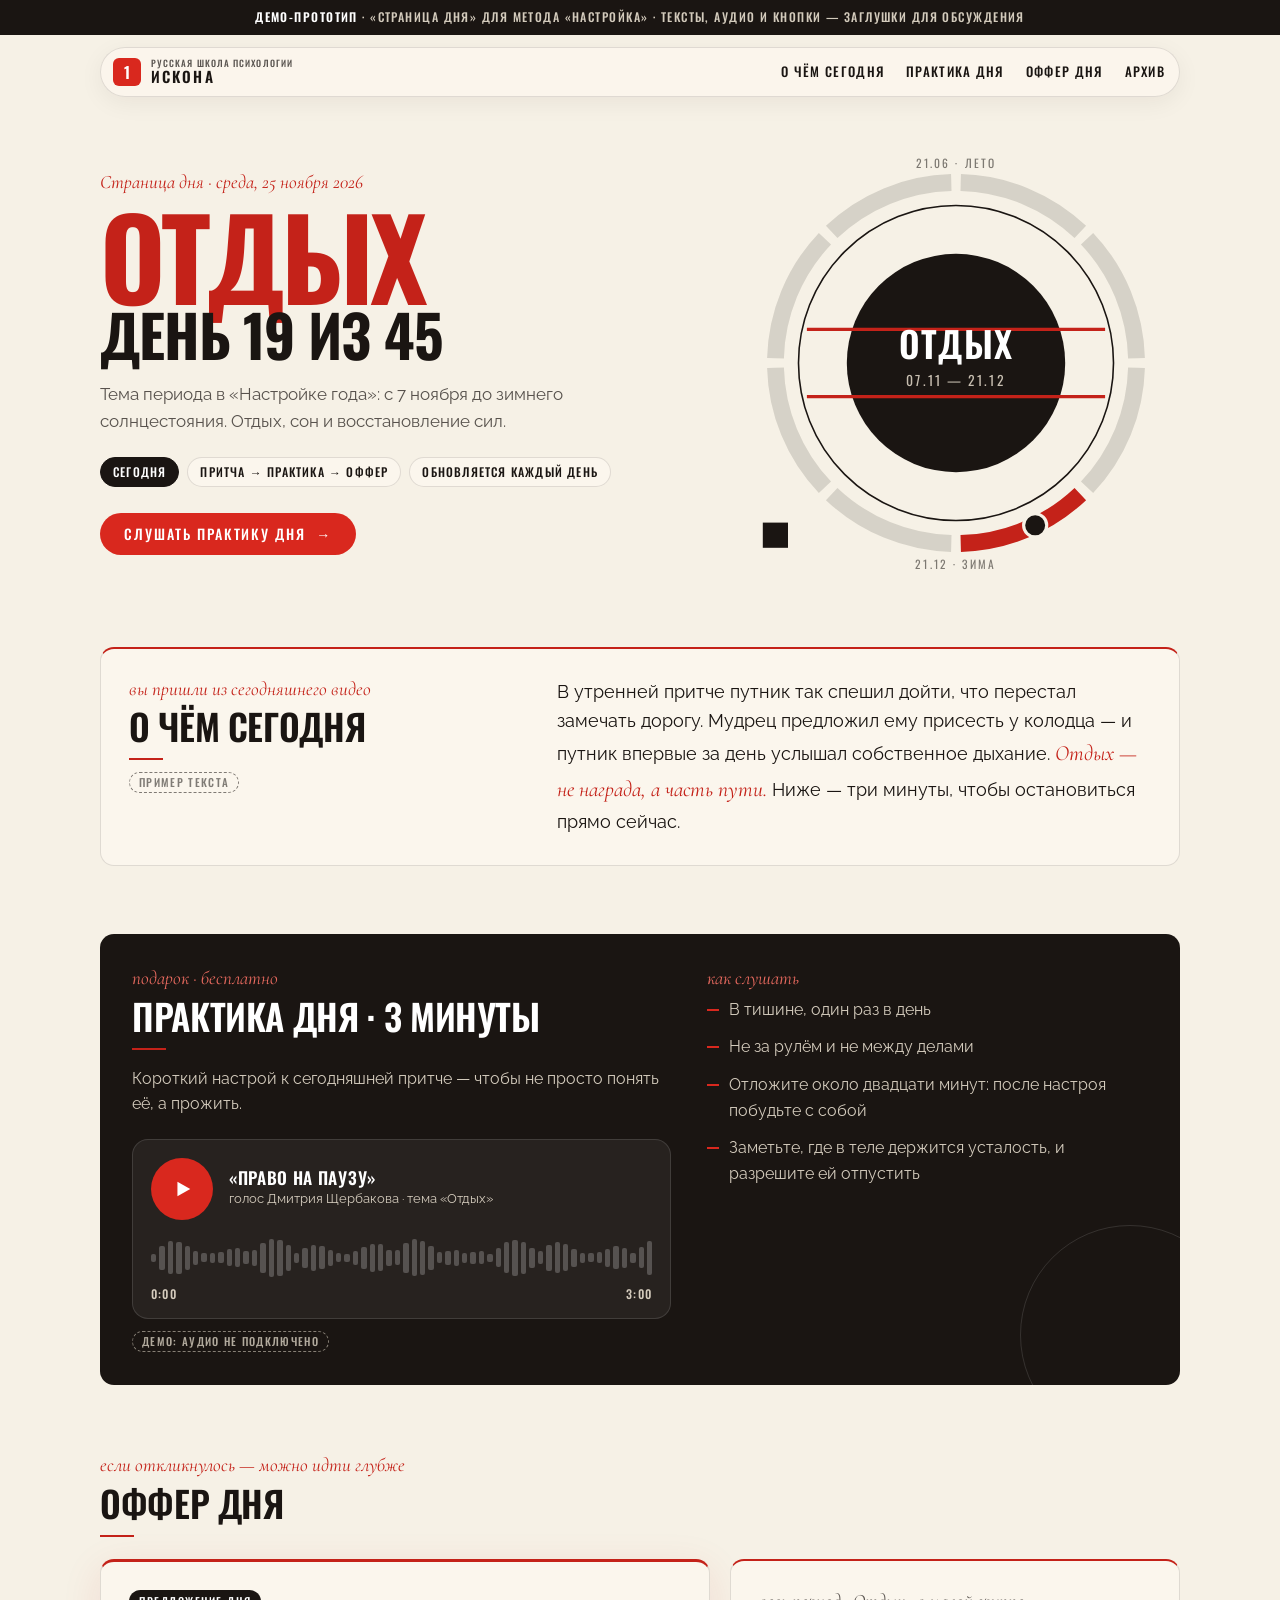
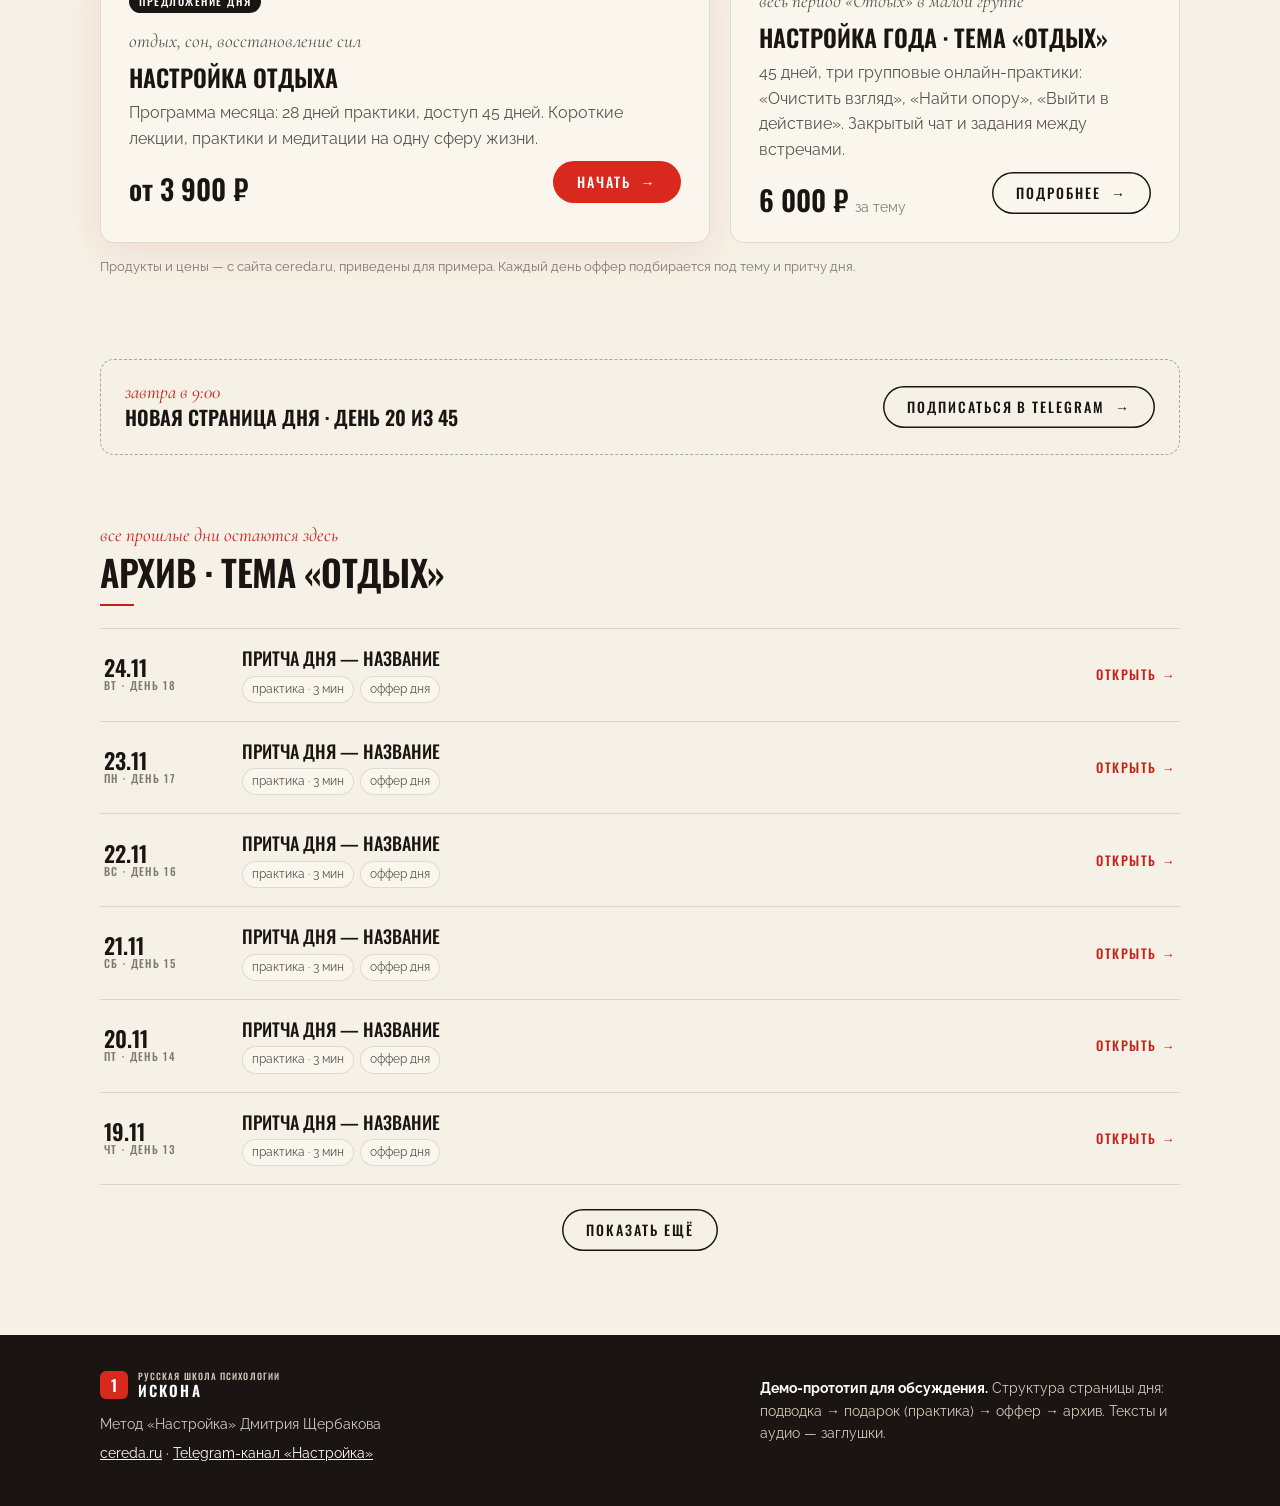
<file: demo/sherbacov-day-page/index.html>
<!DOCTYPE html>
<html lang="ru">
<head>
<meta charset="utf-8">
<meta name="viewport" content="width=device-width, initial-scale=1">
<meta name="robots" content="noindex, nofollow">
<title>Страница дня · Отдых · демо-прототип</title>
<link rel="preconnect" href="https://fonts.googleapis.com">
<link rel="preconnect" href="https://fonts.gstatic.com" crossorigin>
<link href="https://fonts.googleapis.com/css2?family=Cormorant+Garamond:ital,wght@1,400;1,500&family=Oswald:wght@400;500;600;700&family=Raleway:wght@400;500;600&display=swap" rel="stylesheet">
<style>
  :root{
    --bg:#F6F1E6; --card:#FBF6ED; --ink:#1A1512; --ink-2:rgba(26,21,18,.72);
    --muted:rgba(26,21,18,.55); --line:rgba(26,21,18,.12);
    --red:#C42219; --btn:#D9281E; --dark:#1A1512; --cream-on-dark:rgba(242,233,216,.86);
    --radius:14px;
  }
  *{box-sizing:border-box}
  html{scroll-behavior:smooth}
  body{margin:0;background:var(--bg);color:var(--ink);font:400 16px/1.6 Raleway,-apple-system,"Segoe UI",sans-serif;-webkit-font-smoothing:antialiased}
  a{color:inherit}
  .wrap{max-width:1120px;margin:0 auto;padding:0 20px}
  .oswald{font-family:Oswald,"Arial Narrow",sans-serif}
  .kicker{font-family:"Cormorant Garamond",serif;font-style:italic;color:var(--red);font-size:19px;line-height:1.3;margin:0 0 6px}
  .h2{font-family:Oswald,"Arial Narrow",sans-serif;font-weight:600;text-transform:uppercase;letter-spacing:-.01em;font-size:clamp(26px,4vw,36px);line-height:1.08;margin:0}
  .h2::after{content:"";display:block;width:34px;height:2px;background:var(--red);margin-top:12px}
  .placeholder{display:inline-block;font:500 11px/1 Oswald,sans-serif;letter-spacing:.12em;text-transform:uppercase;color:var(--muted);border:1px dashed var(--muted);border-radius:99px;padding:4px 9px;margin-top:12px}
  .btn{display:inline-flex;align-items:center;gap:10px;background:var(--btn);color:#fff;text-decoration:none;border:0;border-radius:99px;padding:14px 24px;font:500 14px/1 Oswald,sans-serif;letter-spacing:.14em;text-transform:uppercase;cursor:pointer;transition:transform .15s,background .15s}
  .btn:hover{background:var(--red);transform:translateY(-1px)}
  .btn.ghost{background:transparent;color:var(--ink);box-shadow:inset 0 0 0 1.5px var(--ink)}
  .btn.ghost:hover{background:var(--ink);color:#fff}

  /* demo ribbon */
  .ribbon{background:var(--ink);color:var(--cream-on-dark);font:500 12px/1.4 Oswald,sans-serif;letter-spacing:.12em;text-transform:uppercase;text-align:center;padding:9px 16px}
  .ribbon b{color:#fff;font-weight:600}

  /* header */
  header{position:sticky;top:10px;z-index:10;margin-top:12px}
  .nav{display:flex;align-items:center;justify-content:space-between;gap:16px;background:rgba(251,246,237,.92);backdrop-filter:blur(8px);border:1px solid var(--line);border-radius:99px;padding:10px 14px 10px 12px;box-shadow:0 6px 24px rgba(26,21,18,.06)}
  .logo{display:flex;align-items:center;gap:10px;text-decoration:none}
  .logo .one{width:28px;height:28px;border-radius:6px;background:var(--btn);color:#fff;display:grid;place-items:center;font:600 16px/1 Oswald,sans-serif}
  .logo small{display:block;font:500 9px/1.1 Oswald,sans-serif;letter-spacing:.12em;text-transform:uppercase;color:var(--ink-2)}
  .logo strong{display:block;font:600 15px/1.1 Oswald,sans-serif;letter-spacing:.14em;text-transform:uppercase}
  .nav ul{display:flex;gap:22px;list-style:none;margin:0;padding:0}
  .nav ul a{text-decoration:none;font:500 13px/1 Oswald,sans-serif;letter-spacing:.1em;text-transform:uppercase}
  .nav ul a:hover{color:var(--red)}
  @media (max-width:720px){.nav ul{display:none}}

  /* hero */
  .hero{display:grid;grid-template-columns:1.15fr .85fr;gap:28px;align-items:center;padding:56px 0 40px}
  .hero h1{font-family:Oswald,"Arial Narrow",sans-serif;font-weight:700;text-transform:uppercase;letter-spacing:-.035em;line-height:.95;font-size:clamp(56px,10vw,112px);margin:6px 0 18px}
  .hero h1 .r{color:var(--red);display:block}
  .hero h1 .k{display:block;font-size:.52em;letter-spacing:-.02em}
  .hero p.lead{font-size:17px;max-width:520px;color:var(--ink-2);margin:0 0 22px}
  .chips{display:flex;flex-wrap:wrap;gap:8px;margin:0 0 26px;padding:0;list-style:none}
  .chips li{font:500 12px/1 Oswald,sans-serif;letter-spacing:.1em;text-transform:uppercase;border:1px solid var(--line);background:var(--card);border-radius:99px;padding:8px 12px}
  .chips li.on{background:var(--ink);color:#fff;border-color:var(--ink)}
  .ring{width:100%;max-width:420px;justify-self:center}
  @media (max-width:860px){.hero{grid-template-columns:1fr;padding-top:36px}.ring{max-width:320px;order:-1}}

  /* sections */
  section{padding:34px 0}
  .card{background:var(--card);border:1px solid var(--line);border-top:2px solid var(--red);border-radius:var(--radius);padding:28px}
  .intro{display:grid;grid-template-columns:.8fr 1.2fr;gap:32px;align-items:start}
  .intro .text{font-size:18px;line-height:1.65;margin:0}
  .intro .text em{font-family:"Cormorant Garamond",serif;font-size:1.2em;color:var(--red)}
  @media (max-width:860px){.intro{grid-template-columns:1fr;gap:16px}}

  /* gift */
  .gift{background:var(--dark);color:#fff;border-radius:var(--radius);padding:32px;display:grid;grid-template-columns:1.1fr .9fr;gap:36px;position:relative;overflow:hidden}
  .gift .kicker{color:#E86A5F}
  .gift .h2{color:#fff}
  .gift p{color:var(--cream-on-dark)}
  .player{background:rgba(255,255,255,.06);border:1px solid rgba(255,255,255,.12);border-radius:16px;padding:18px;margin-top:22px}
  .player-top{display:flex;align-items:center;gap:16px}
  .play{width:62px;height:62px;border-radius:50%;background:var(--btn);border:0;display:grid;place-items:center;cursor:pointer;flex:none;transition:transform .15s}
  .play:hover{transform:scale(1.05)}
  .play svg{width:22px;height:22px;fill:#fff}
  .track-title{font:600 17px/1.2 Oswald,sans-serif;letter-spacing:.04em;text-transform:uppercase}
  .track-sub{font-size:13px;color:var(--cream-on-dark)}
  .wave{display:flex;align-items:center;gap:3px;height:44px;margin:16px 0 8px}
  .wave i{flex:1;background:rgba(255,255,255,.22);border-radius:2px;transition:background .2s}
  .wave i.on{background:#E86A5F}
  .time{display:flex;justify-content:space-between;font:500 12px/1 Oswald,sans-serif;letter-spacing:.1em;color:var(--cream-on-dark)}
  .rules{list-style:none;margin:0;padding:0}
  .rules li{position:relative;padding-left:22px;margin:0 0 12px;color:var(--cream-on-dark)}
  .rules li::before{content:"";position:absolute;left:0;top:.75em;width:12px;height:2px;background:var(--btn)}
  .gift .deco{position:absolute;right:-60px;bottom:-60px;width:220px;height:220px;border:1.5px solid rgba(255,255,255,.12);border-radius:50%}
  @media (max-width:860px){.gift{grid-template-columns:1fr;padding:24px;gap:20px}.gift .deco{display:none}}

  /* offer */
  .offers{display:grid;grid-template-columns:1.15fr .85fr;gap:20px;margin-top:22px}
  .offer{display:flex;flex-direction:column;gap:10px}
  .offer.main{border-top-width:3px;box-shadow:0 10px 40px rgba(196,34,25,.10)}
  .offer h3{font:600 24px/1.1 Oswald,sans-serif;text-transform:uppercase;margin:0}
  .offer p{margin:0;color:var(--ink-2)}
  .offer .price{font:600 28px/1 Oswald,sans-serif;margin-top:auto;padding-top:10px}
  .offer .price small{font:400 14px/1 Raleway,sans-serif;color:var(--muted);margin-left:6px}
  .offer .row{display:flex;align-items:end;justify-content:space-between;gap:12px;flex-wrap:wrap}
  .badge{align-self:flex-start;background:var(--ink);color:#fff;font:500 11px/1 Oswald,sans-serif;letter-spacing:.14em;text-transform:uppercase;border-radius:99px;padding:6px 10px}
  .note{font-size:13px;color:var(--muted);margin-top:14px}
  @media (max-width:860px){.offers{grid-template-columns:1fr}}

  /* tomorrow */
  .tomorrow{display:flex;align-items:center;justify-content:space-between;gap:18px;flex-wrap:wrap;border:1.5px dashed rgba(26,21,18,.35);border-radius:var(--radius);padding:20px 24px}
  .tomorrow strong{font:600 20px/1.2 Oswald,sans-serif;text-transform:uppercase}

  /* archive */
  .archive{margin-top:22px;border-top:1px solid var(--line)}
  .day{display:grid;grid-template-columns:120px 1fr auto;gap:18px;align-items:center;padding:18px 4px;border-bottom:1px solid var(--line);text-decoration:none;transition:background .15s}
  .day:hover{background:rgba(251,246,237,.9)}
  .day .date{font:600 22px/1 Oswald,sans-serif}
  .day .date small{display:block;font:500 11px/1.4 Oswald,sans-serif;letter-spacing:.12em;text-transform:uppercase;color:var(--muted)}
  .day .t{font:500 18px/1.25 Oswald,sans-serif;text-transform:uppercase}
  .day .tags{display:flex;gap:6px;flex-wrap:wrap;margin-top:6px}
  .day .tags span{font-size:12px;color:var(--ink-2);background:var(--card);border:1px solid var(--line);border-radius:99px;padding:3px 9px}
  .day .go{font:500 13px/1 Oswald,sans-serif;letter-spacing:.12em;text-transform:uppercase;color:var(--red)}
  @media (max-width:640px){.day{grid-template-columns:84px 1fr;gap:12px}.day .go{display:none}}
  .more{text-align:center;margin-top:24px}

  footer{background:var(--ink);color:var(--cream-on-dark);margin-top:50px;padding:36px 0}
  footer .wrap{display:flex;justify-content:space-between;gap:24px;flex-wrap:wrap;align-items:flex-start}
  footer a{color:#fff}
  footer .logo strong{color:#fff}
  footer .logo small{color:var(--cream-on-dark)}
  footer p{margin:6px 0;font-size:14px}
</style>
</head>
<body>

<div class="ribbon"><b>Демо-прототип</b> · «Страница дня» для метода «Настройка» · тексты, аудио и кнопки — заглушки для обсуждения</div>

<div class="wrap">
  <header>
    <nav class="nav">
      <a class="logo" href="#top"><span class="one">1</span><span><small>Русская школа психологии</small><strong>Искона</strong></span></a>
      <ul>
        <li><a href="#intro">О чём сегодня</a></li>
        <li><a href="#gift">Практика дня</a></li>
        <li><a href="#offer">Оффер дня</a></li>
        <li><a href="#archive">Архив</a></li>
      </ul>
    </nav>
  </header>

  <!-- HERO -->
  <div class="hero" id="top">
    <div>
      <p class="kicker">Страница дня · среда, 25 ноября 2026</p>
      <h1><span class="r">Отдых</span><span class="k">день 19 из 45</span></h1>
      <p class="lead">Тема периода в «Настройке года»: с 7 ноября до зимнего солнцестояния. Отдых, сон и восстановление сил.</p>
      <ul class="chips">
        <li class="on">Сегодня</li>
        <li>Притча → практика → оффер</li>
        <li>Обновляется каждый день</li>
      </ul>
      <a class="btn" href="#gift">Слушать практику дня <span>→</span></a>
    </div>

    <!-- Годовое кольцо «Настройки года»: верх — летнее солнцестояние, по часовой стрелке -->
    <svg class="ring" viewBox="0 0 400 400" role="img" aria-label="Годовое кольцо «Настройки года», сейчас тема «Отдых», день 19 из 45">
      <g fill="none" stroke-width="16" stroke-linecap="butt">
        <path d="M204.5 28.1 A172 172 0 0 1 318.4 75.2" stroke="#1A1512" stroke-opacity=".14"/>
        <path d="M324.8 81.6 A172 172 0 0 1 371.9 195.5" stroke="#1A1512" stroke-opacity=".14"/>
        <path d="M371.9 204.5 A172 172 0 0 1 324.8 318.4" stroke="#1A1512" stroke-opacity=".14"/>
        <path d="M318.4 324.8 A172 172 0 0 1 204.5 371.9" stroke="#C42219"/>
        <path d="M195.5 371.9 A172 172 0 0 1 81.6 324.8" stroke="#1A1512" stroke-opacity=".14"/>
        <path d="M75.2 318.4 A172 172 0 0 1 28.1 204.5" stroke="#1A1512" stroke-opacity=".14"/>
        <path d="M28.1 195.5 A172 172 0 0 1 75.2 81.6" stroke="#1A1512" stroke-opacity=".14"/>
        <path d="M81.6 75.2 A172 172 0 0 1 195.5 28.1" stroke="#1A1512" stroke-opacity=".14"/>
      </g>
      <circle cx="200" cy="200" r="150" fill="none" stroke="#1A1512" stroke-width="1.5"/>
      <circle cx="200" cy="200" r="104" fill="#1A1512"/>
      <g stroke="#C42219" stroke-width="3">
        <line x1="58" y1="168" x2="342" y2="168"/>
        <line x1="58" y1="232" x2="342" y2="232"/>
      </g>
      <circle cx="275.4" cy="354.6" r="11" fill="#1A1512" stroke="#F6F1E6" stroke-width="3"/>
      <rect x="16" y="352" width="24" height="24" fill="#1A1512"/>
      <text x="200" y="196" text-anchor="middle" fill="#fff" font-family="Oswald, sans-serif" font-size="34" font-weight="600" letter-spacing="1">ОТДЫХ</text>
      <text x="200" y="222" text-anchor="middle" fill="rgba(242,233,216,.8)" font-family="Oswald, sans-serif" font-size="13" letter-spacing="2">07.11 — 21.12</text>
      <text x="200" y="14" text-anchor="middle" fill="#1A1512" fill-opacity=".55" font-family="Oswald, sans-serif" font-size="11" letter-spacing="2">21.06 · ЛЕТО</text>
      <text x="200" y="396" text-anchor="middle" fill="#1A1512" fill-opacity=".55" font-family="Oswald, sans-serif" font-size="11" letter-spacing="2">21.12 · ЗИМА</text>
    </svg>
  </div>

  <!-- ПОДВОДКА -->
  <section id="intro">
    <div class="card intro">
      <div>
        <p class="kicker">вы пришли из сегодняшнего видео</p>
        <h2 class="h2">О чём сегодня</h2>
        <span class="placeholder">пример текста</span>
      </div>
      <p class="text">В утренней притче путник так спешил дойти, что перестал замечать дорогу. Мудрец предложил ему присесть у колодца — и путник впервые за день услышал собственное дыхание. <em>Отдых — не награда, а часть пути.</em> Ниже — три минуты, чтобы остановиться прямо сейчас.</p>
    </div>
  </section>

  <!-- ПОДАРОК -->
  <section id="gift">
    <div class="gift">
      <div>
        <p class="kicker">подарок · бесплатно</p>
        <h2 class="h2">Практика дня · 3 минуты</h2>
        <p>Короткий настрой к сегодняшней притче — чтобы не просто понять её, а прожить.</p>
        <div class="player" aria-label="Демо-плеер">
          <div class="player-top">
            <button class="play" id="play" aria-label="Слушать">
              <svg id="ico" viewBox="0 0 24 24"><path d="M7 4l14 8-14 8z"/></svg>
            </button>
            <div>
              <div class="track-title">«Право на паузу»</div>
              <div class="track-sub">голос Дмитрия Щербакова · тема «Отдых»</div>
            </div>
          </div>
          <div class="wave" id="wave"></div>
          <div class="time"><span id="cur">0:00</span><span>3:00</span></div>
        </div>
        <span class="placeholder" style="border-color:rgba(242,233,216,.5);color:rgba(242,233,216,.7)">демо: аудио не подключено</span>
      </div>
      <div>
        <p class="kicker">как слушать</p>
        <ul class="rules">
          <li>В тишине, один раз в день</li>
          <li>Не за рулём и не между делами</li>
          <li>Отложите около двадцати минут: после настроя побудьте с собой</li>
          <li>Заметьте, где в теле держится усталость, и разрешите ей отпустить</li>
        </ul>
      </div>
      <div class="deco"></div>
    </div>
  </section>

  <!-- ОФФЕР -->
  <section id="offer">
    <p class="kicker">если откликнулось — можно идти глубже</p>
    <h2 class="h2">Оффер дня</h2>
    <div class="offers">
      <article class="card offer main">
        <span class="badge">Предложение дня</span>
        <p class="kicker" style="margin-top:6px">отдых, сон, восстановление сил</p>
        <h3>Настройка отдыха</h3>
        <p>Программа месяца: 28 дней практики, доступ 45 дней. Короткие лекции, практики и медитации на одну сферу жизни.</p>
        <div class="row">
          <div class="price">от 3 900 ₽</div>
          <a class="btn" href="#offer">Начать <span>→</span></a>
        </div>
      </article>
      <article class="card offer">
        <p class="kicker">весь период «Отдых» в малой группе</p>
        <h3>Настройка года · тема «Отдых»</h3>
        <p>45 дней, три групповые онлайн-практики: «Очистить взгляд», «Найти опору», «Выйти в действие». Закрытый чат и задания между встречами.</p>
        <div class="row">
          <div class="price">6 000 ₽<small>за тему</small></div>
          <a class="btn ghost" href="#offer">Подробнее <span>→</span></a>
        </div>
      </article>
    </div>
    <p class="note">Продукты и цены — с сайта cereda.ru, приведены для примера. Каждый день оффер подбирается под тему и притчу дня.</p>
  </section>

  <!-- ЗАВТРА -->
  <section>
    <div class="tomorrow">
      <div>
        <p class="kicker" style="margin:0">завтра в 9:00</p>
        <strong>Новая страница дня · день 20 из 45</strong>
      </div>
      <a class="btn ghost" href="https://t.me/nastroyshik" target="_blank" rel="noopener">Подписаться в Telegram <span>→</span></a>
    </div>
  </section>

  <!-- АРХИВ -->
  <section id="archive">
    <p class="kicker">все прошлые дни остаются здесь</p>
    <h2 class="h2">Архив · тема «Отдых»</h2>
    <div class="archive">
      <a class="day" href="#archive"><div class="date">24.11<small>вт · день 18</small></div><div><div class="t">Притча дня — название</div><div class="tags"><span>практика · 3 мин</span><span>оффер дня</span></div></div><span class="go">Открыть →</span></a>
      <a class="day" href="#archive"><div class="date">23.11<small>пн · день 17</small></div><div><div class="t">Притча дня — название</div><div class="tags"><span>практика · 3 мин</span><span>оффер дня</span></div></div><span class="go">Открыть →</span></a>
      <a class="day" href="#archive"><div class="date">22.11<small>вс · день 16</small></div><div><div class="t">Притча дня — название</div><div class="tags"><span>практика · 3 мин</span><span>оффер дня</span></div></div><span class="go">Открыть →</span></a>
      <a class="day" href="#archive"><div class="date">21.11<small>сб · день 15</small></div><div><div class="t">Притча дня — название</div><div class="tags"><span>практика · 3 мин</span><span>оффер дня</span></div></div><span class="go">Открыть →</span></a>
      <a class="day" href="#archive"><div class="date">20.11<small>пт · день 14</small></div><div><div class="t">Притча дня — название</div><div class="tags"><span>практика · 3 мин</span><span>оффер дня</span></div></div><span class="go">Открыть →</span></a>
      <a class="day" href="#archive"><div class="date">19.11<small>чт · день 13</small></div><div><div class="t">Притча дня — название</div><div class="tags"><span>практика · 3 мин</span><span>оффер дня</span></div></div><span class="go">Открыть →</span></a>
    </div>
    <div class="more"><a class="btn ghost" href="#archive">Показать ещё</a></div>
  </section>
</div>

<footer>
  <div class="wrap">
    <div>
      <a class="logo" href="#top"><span class="one">1</span><span><small>Русская школа психологии</small><strong>Искона</strong></span></a>
      <p style="margin-top:14px">Метод «Настройка» Дмитрия Щербакова</p>
      <p><a href="https://cereda.ru" target="_blank" rel="noopener">cereda.ru</a> · <a href="https://t.me/nastroyshik" target="_blank" rel="noopener">Telegram-канал «Настройка»</a></p>
    </div>
    <div style="max-width:420px">
      <p><b style="color:#fff">Демо-прототип для обсуждения.</b> Структура страницы дня: подводка → подарок (практика) → оффер → архив. Тексты и аудио — заглушки.</p>
    </div>
  </div>
</footer>

<script>
  // Демо-плеер: визуализация без реального аудио
  const wave = document.getElementById('wave');
  const N = 60; const bars = [];
  for (let i = 0; i < N; i++) {
    const b = document.createElement('i');
    const h = 18 + Math.round(70 * Math.abs(Math.sin(i * 0.55) * Math.cos(i * 0.21)));
    b.style.height = h + '%'; wave.appendChild(b); bars.push(b);
  }
  let t = 0, timer = null; const total = 180;
  const cur = document.getElementById('cur'), ico = document.getElementById('ico');
  const PLAY = '<path d="M7 4l14 8-14 8z"/>', PAUSE = '<path d="M6 4h4v16H6zM14 4h4v16h-4z"/>';
  function render(){
    cur.textContent = Math.floor(t/60) + ':' + String(t%60).padStart(2,'0');
    const on = Math.round(N * t / total); bars.forEach((b,i)=>b.classList.toggle('on', i < on));
  }
  document.getElementById('play').addEventListener('click', () => {
    if (timer) { clearInterval(timer); timer = null; ico.innerHTML = PLAY; return; }
    ico.innerHTML = PAUSE;
    timer = setInterval(() => { t = Math.min(total, t + 1); render(); if (t >= total) { clearInterval(timer); timer = null; ico.innerHTML = PLAY; } }, 1000);
  });
  render();
</script>
</body>
</html>
</file>
